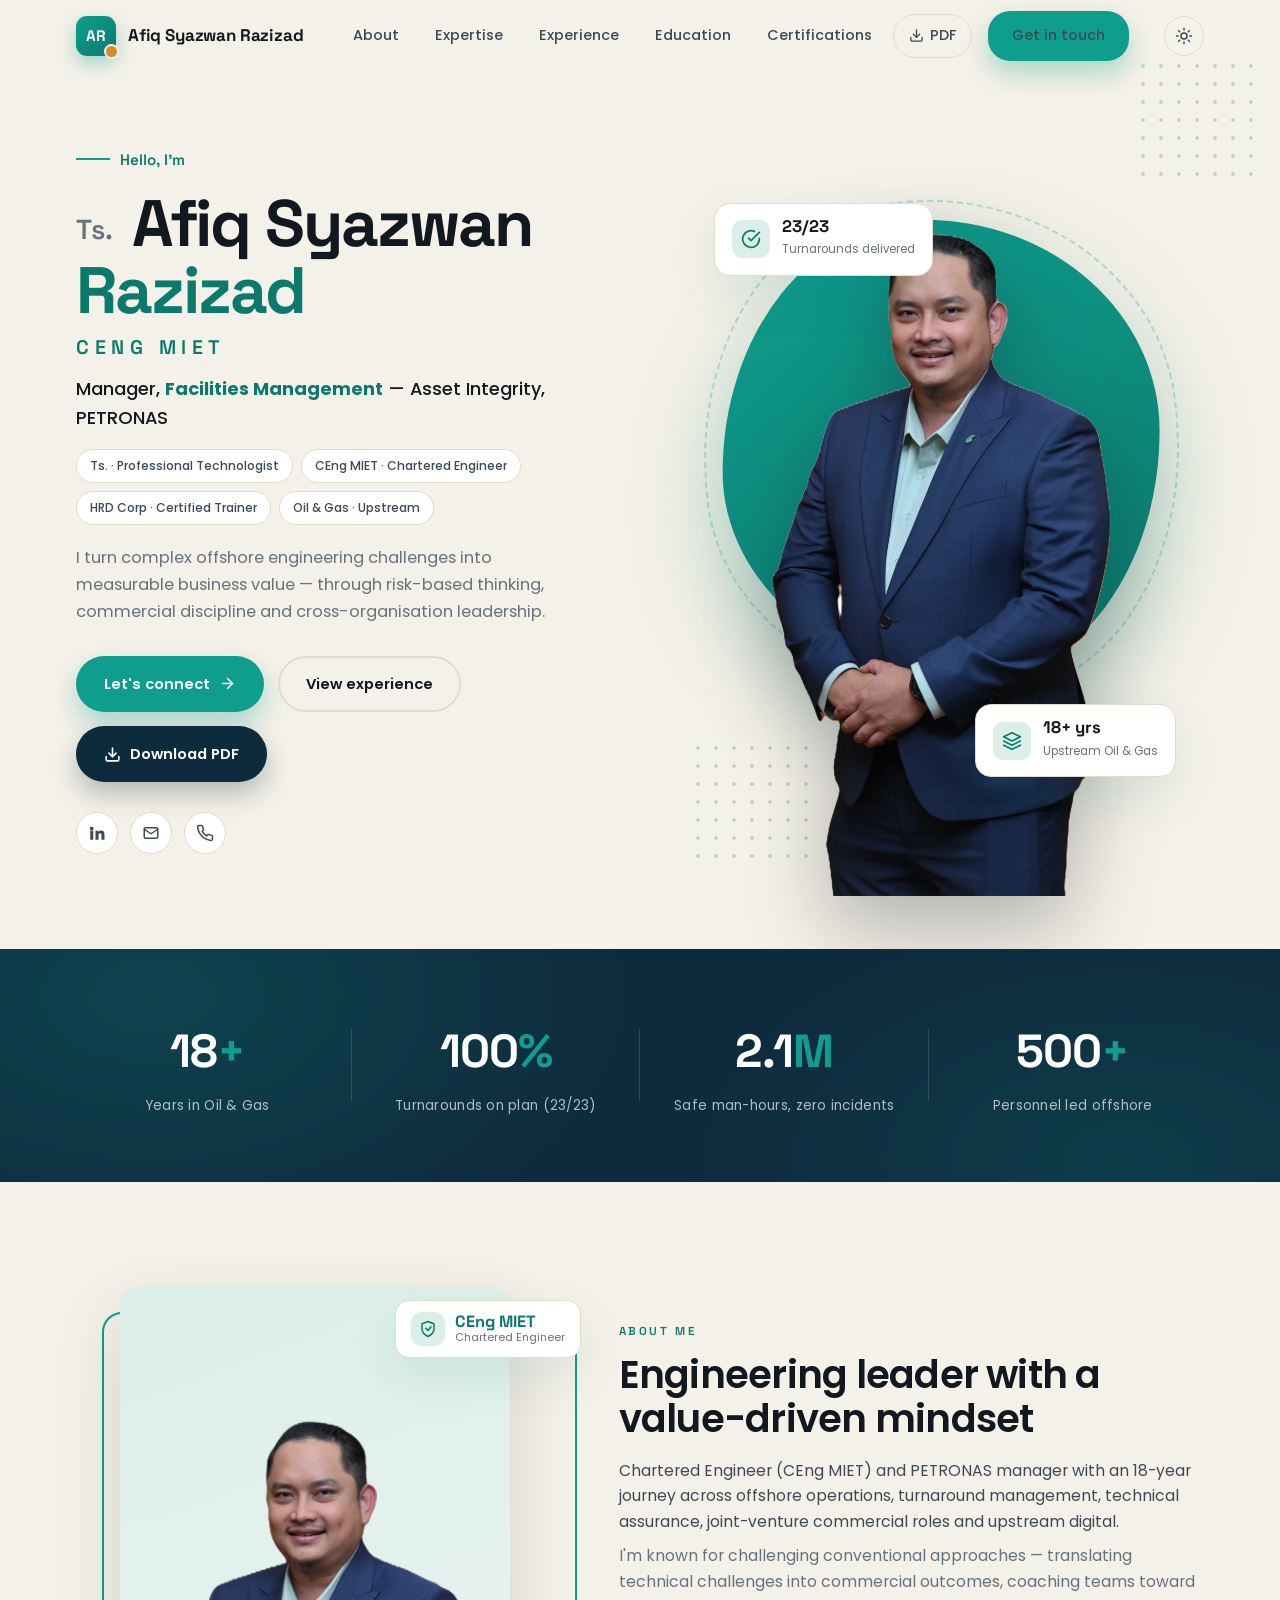
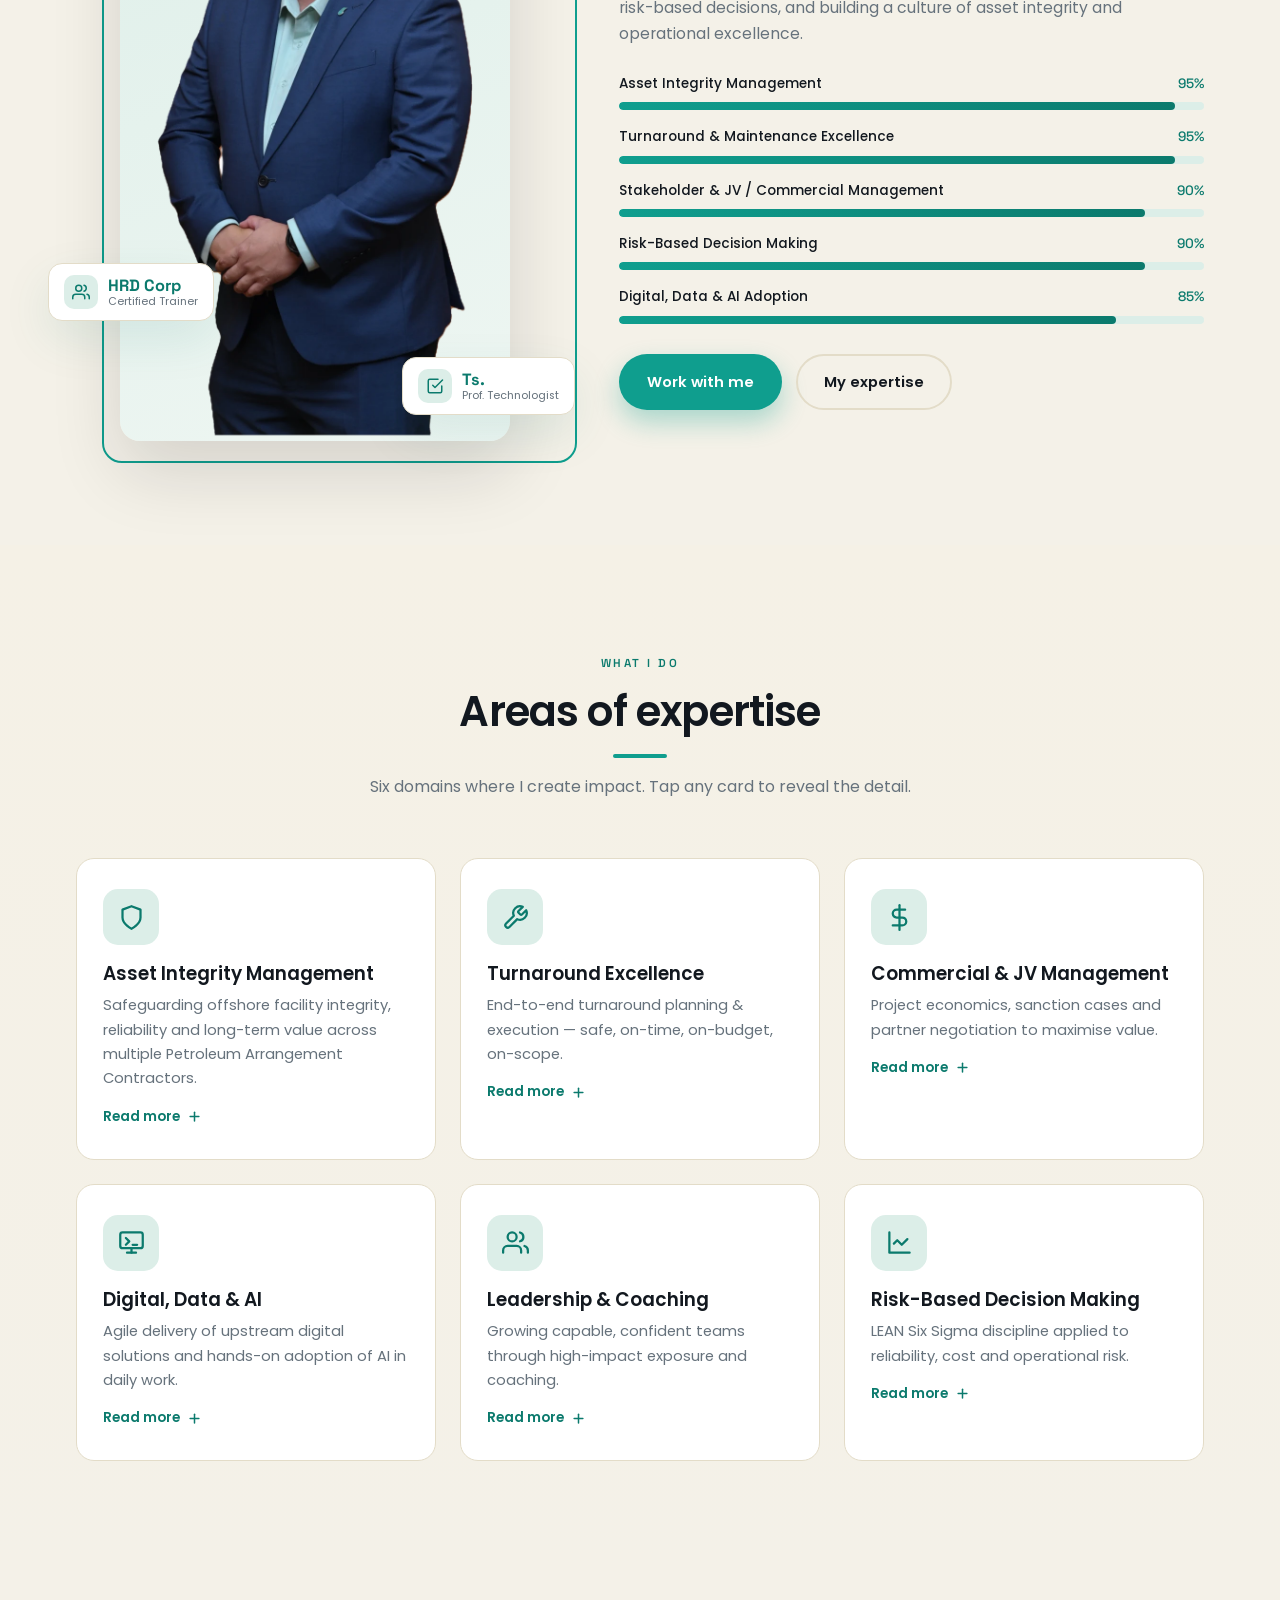
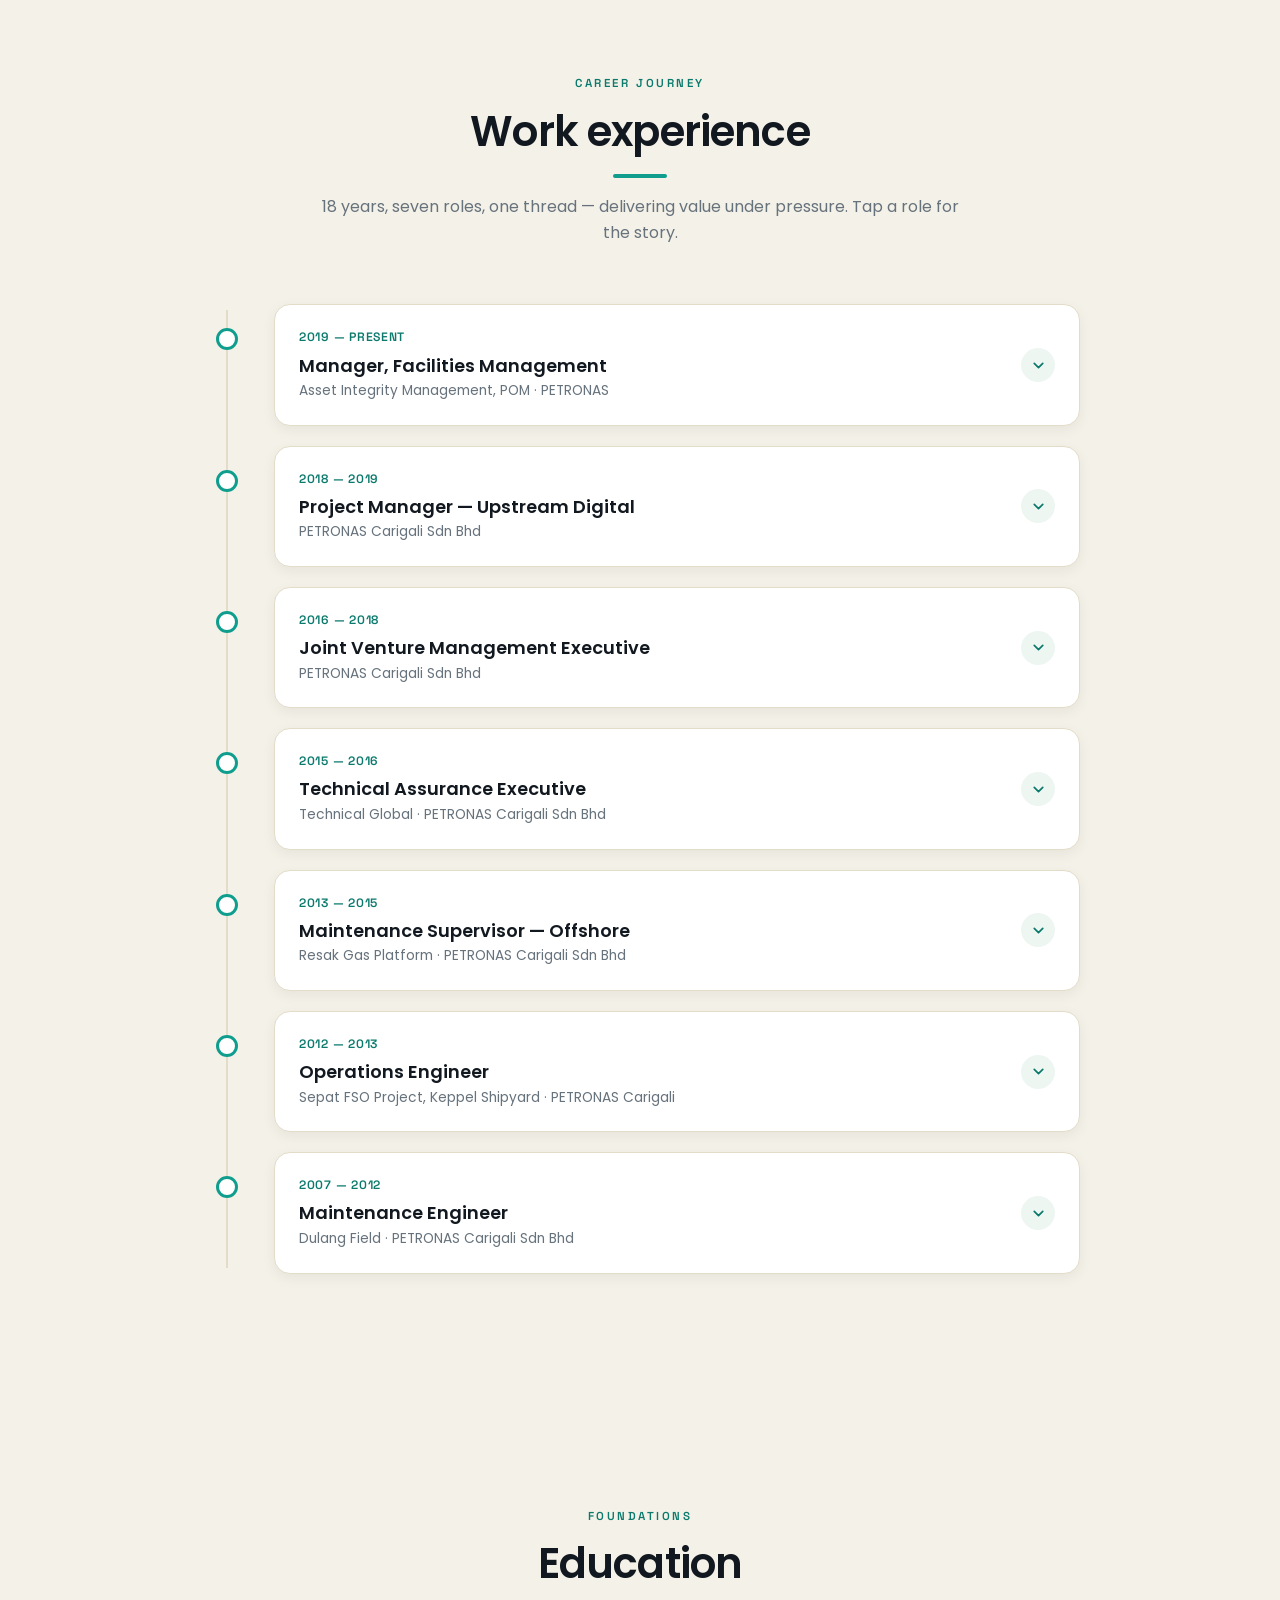
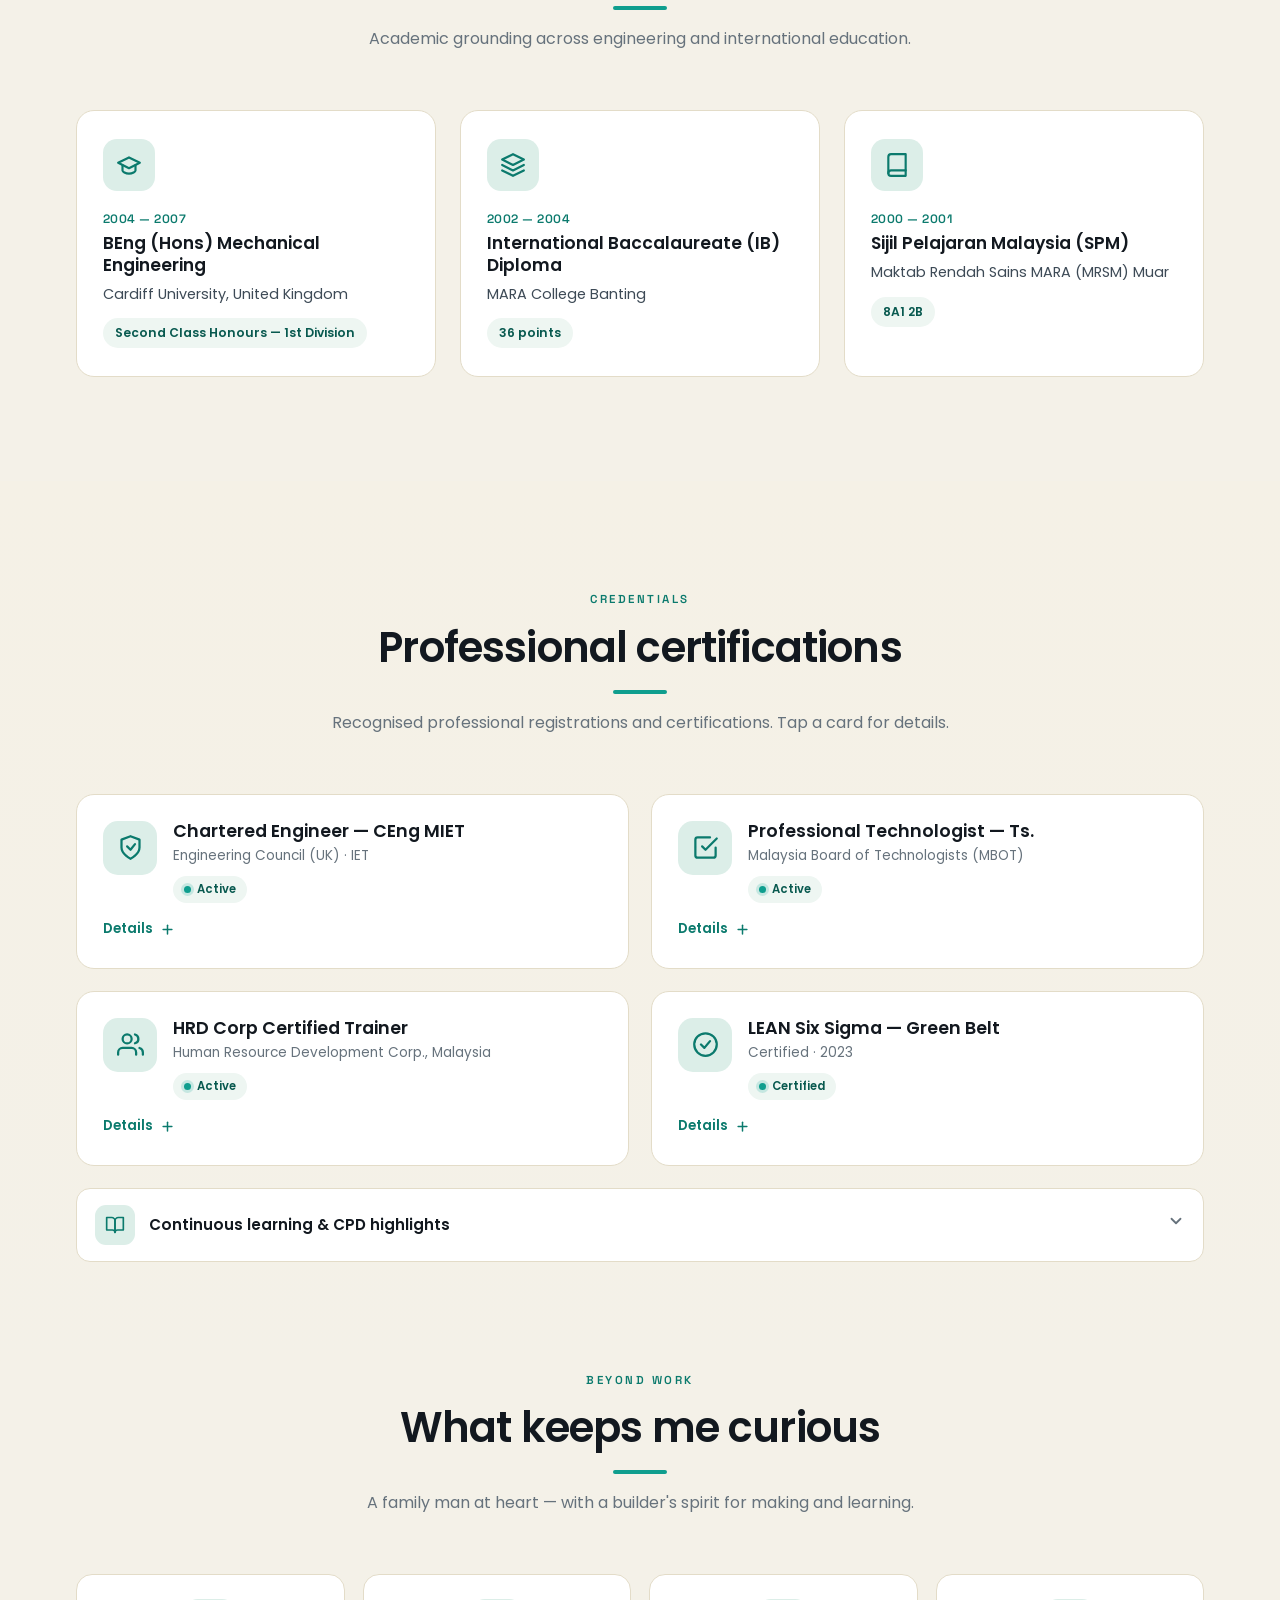
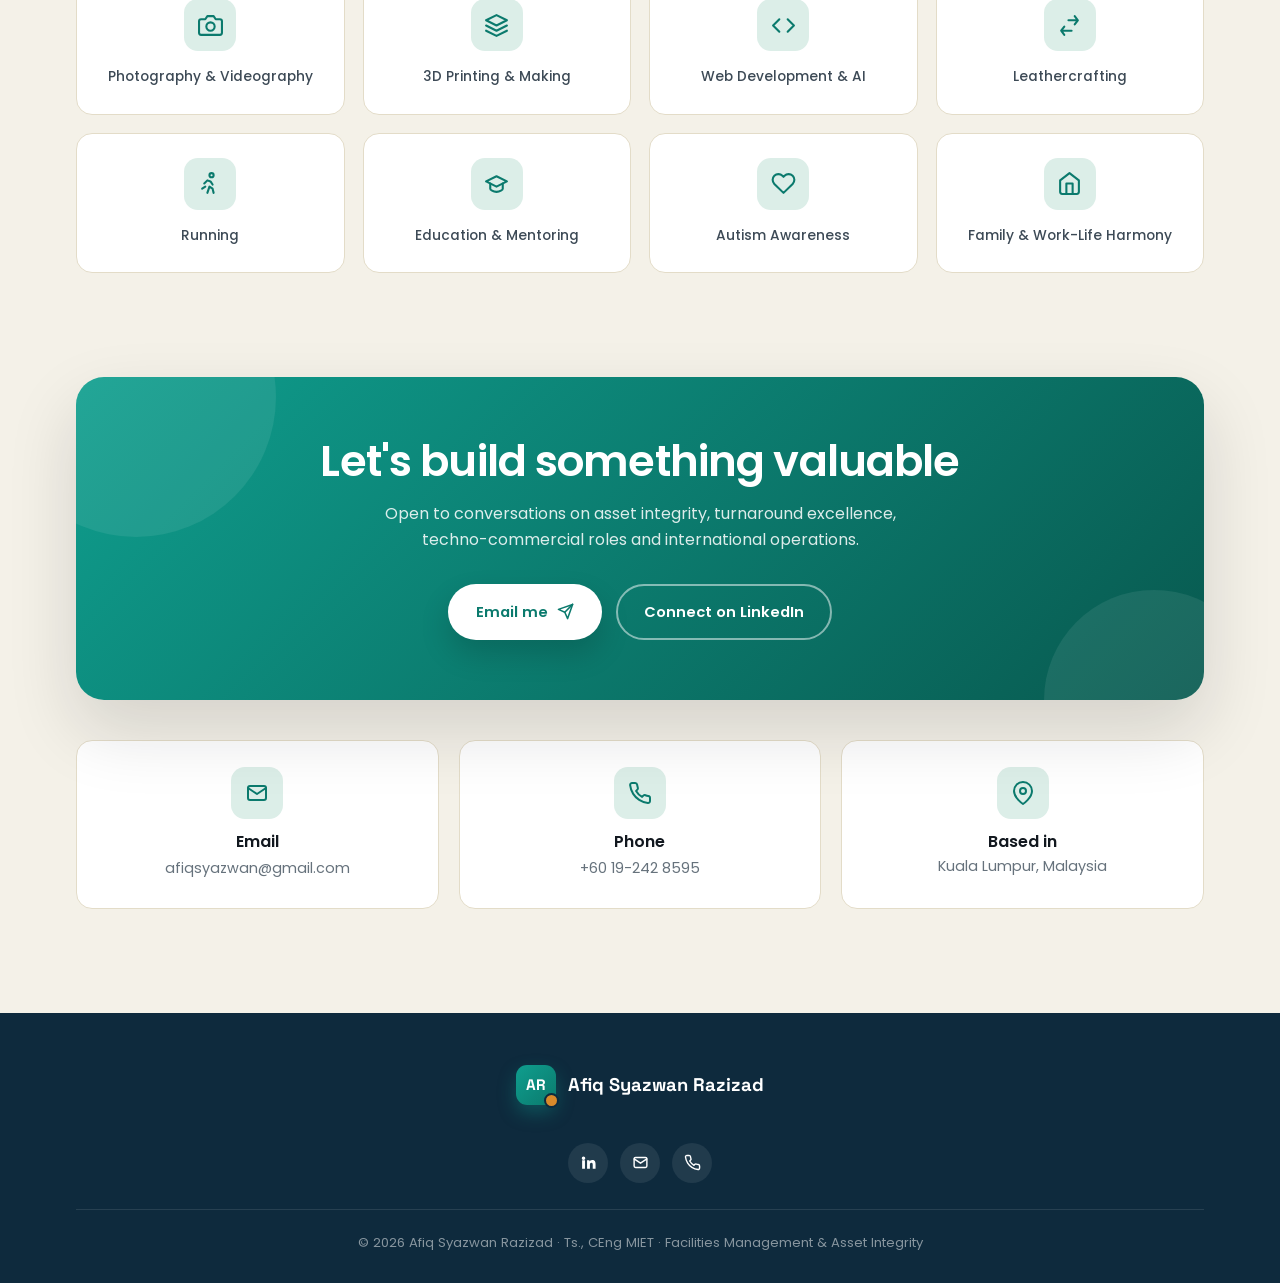
<file: index.html>
<!DOCTYPE html>
<html lang="en">
<head>
<meta charset="UTF-8">
<meta name="viewport" content="width=device-width, initial-scale=1.0">
<title>Afiq Syazwan Razizad — Facilities Management &amp; Asset Integrity</title>
<meta name="description" content="Afiq Syazwan Razizad, Ts., CEng MIET — Manager, Facilities Management (Asset Integrity) at PETRONAS. 18 years turning offshore engineering challenges into measurable business value.">
<meta name="theme-color" content="#0E2A3D">
<link rel="canonical" href="https://apeqjualsayur.github.io/afiqsyazwan/">

<meta property="og:type" content="profile">
<meta property="og:title" content="Afiq Syazwan Razizad — Facilities Management &amp; Asset Integrity">
<meta property="og:description" content="Ts., CEng MIET — Manager, Facilities Management (Asset Integrity) at PETRONAS. 18 years in upstream oil &amp; gas.">
<meta property="og:image" content="https://apeqjualsayur.github.io/afiqsyazwan/assets/photo.webp">
<meta property="og:url" content="https://apeqjualsayur.github.io/afiqsyazwan/">
<meta name="twitter:card" content="summary_large_image">
<meta name="twitter:title" content="Afiq Syazwan Razizad — Facilities Management &amp; Asset Integrity">
<meta name="twitter:description" content="Ts., CEng MIET — Manager, Facilities Management (Asset Integrity) at PETRONAS.">
<meta name="twitter:image" content="https://apeqjualsayur.github.io/afiqsyazwan/assets/photo.webp">

<link rel="icon" type="image/svg+xml" href="assets/favicon.svg">
<link rel="preconnect" href="https://fonts.googleapis.com">
<link rel="preconnect" href="https://fonts.gstatic.com" crossorigin>
<link href="https://fonts.googleapis.com/css2?family=Space+Grotesk:wght@500;600;700&family=Poppins:wght@300;400;500;600;700&display=swap" rel="stylesheet">
<link rel="stylesheet" href="css/style.css">

<script type="application/ld+json">
{
  "@context": "https://schema.org",
  "@type": "Person",
  "name": "Afiq Syazwan Razizad",
  "honorificSuffix": "Ts., CEng MIET",
  "jobTitle": "Manager, Facilities Management (Asset Integrity)",
  "worksFor": { "@type": "Organization", "name": "PETRONAS" },
  "email": "mailto:afiqsyazwan@gmail.com",
  "telephone": "+60192428595",
  "image": "https://apeqjualsayur.github.io/afiqsyazwan/assets/photo.webp",
  "url": "https://apeqjualsayur.github.io/afiqsyazwan/",
  "sameAs": ["https://www.linkedin.com/in/afiqsyazwanrazizad/"],
  "alumniOf": [
    { "@type": "CollegeOrUniversity", "name": "Cardiff University" }
  ],
  "address": { "@type": "PostalAddress", "addressLocality": "Kuala Lumpur", "addressCountry": "MY" }
}
</script>
</head>
<body>

<a class="skip-link" href="#main">Skip to content</a>

<!-- ===== NAV ===== -->
<header id="hdr">
  <div class="wrap nav">
    <a href="#home" class="brand">
      <span class="monogram">AR</span>
      <span class="brand-text">Afiq Syazwan Razizad</span>
    </a>
    <nav class="menu" id="menu">
      <a href="#about">About</a>
      <a href="#expertise">Expertise</a>
      <a href="#experience">Experience</a>
      <a href="#education">Education</a>
      <a href="#certifications">Certifications</a>
      <a class="nav-pdf" href="assets/Afiq_Syazwan_Razizad_CV.pdf" download>
        <svg viewBox="0 0 24 24" fill="none" stroke="currentColor" stroke-width="2.1" stroke-linecap="round" stroke-linejoin="round" width="15" height="15"><path d="M21 15v4a2 2 0 0 1-2 2H5a2 2 0 0 1-2-2v-4"/><polyline points="7 10 12 15 17 10"/><line x1="12" y1="15" x2="12" y2="3"/></svg>
        PDF
      </a>
      <a href="#contact" class="btn btn-primary">Get in touch</a>
    </nav>
    <button class="theme-toggle" id="themeToggle" aria-label="Toggle dark mode" aria-pressed="false">
      <svg class="ic-sun" viewBox="0 0 24 24" fill="none" stroke="currentColor" stroke-width="2" stroke-linecap="round" stroke-linejoin="round"><circle cx="12" cy="12" r="4"/><path d="M12 2v2M12 20v2M4.9 4.9l1.4 1.4M17.7 17.7l1.4 1.4M2 12h2M20 12h2M4.9 19.1l1.4-1.4M17.7 6.3l1.4-1.4"/></svg>
      <svg class="ic-moon" viewBox="0 0 24 24" fill="none" stroke="currentColor" stroke-width="2" stroke-linecap="round" stroke-linejoin="round"><path d="M21 12.8A9 9 0 1 1 11.2 3 7 7 0 0 0 21 12.8z"/></svg>
    </button>
    <button class="burger" id="burger" aria-label="Menu" aria-expanded="false"><span></span><span></span><span></span></button>
  </div>
</header>

<main id="main">

<!-- ===== HERO ===== -->
<section class="hero" id="home">
  <div class="dots d1"></div>
  <div class="wrap hero-grid">
    <div class="hero-left">
      <span class="hello">Hello, I'm</span>
      <h1><span class="pre">Ts.</span> Afiq Syazwan<br><span class="accent">Razizad</span><span class="post">CEng MIET</span></h1>
      <p class="role">Manager, <b>Facilities Management</b> — Asset Integrity, PETRONAS</p>
      <div class="tags">
        <span class="tag">Ts. · Professional Technologist</span>
        <span class="tag">CEng MIET · Chartered Engineer</span>
        <span class="tag">HRD Corp · Certified Trainer</span>
        <span class="tag">Oil &amp; Gas · Upstream</span>
      </div>
      <p class="hero-lead">I turn complex offshore engineering challenges into measurable business value — through risk-based thinking, commercial discipline and cross-organisation leadership.</p>
      <div class="hero-cta">
        <a href="#contact" class="btn btn-primary">Let's connect
          <svg viewBox="0 0 24 24" fill="none" stroke="currentColor" stroke-width="2.2" stroke-linecap="round" stroke-linejoin="round" width="17" height="17"><line x1="5" y1="12" x2="19" y2="12"/><polyline points="12 5 19 12 12 19"/></svg>
        </a>
        <a href="#experience" class="btn btn-ghost">View experience</a>
        <a href="assets/Afiq_Syazwan_Razizad_CV.pdf" download class="btn btn-download">
          <svg viewBox="0 0 24 24" fill="none" stroke="currentColor" stroke-width="2.2" stroke-linecap="round" stroke-linejoin="round" width="17" height="17"><path d="M21 15v4a2 2 0 0 1-2 2H5a2 2 0 0 1-2-2v-4"/><polyline points="7 10 12 15 17 10"/><line x1="12" y1="15" x2="12" y2="3"/></svg>
          Download PDF
        </a>
      </div>
      <div class="socials">
        <a href="https://www.linkedin.com/in/afiqsyazwanrazizad/" title="Afiq Syazwan Razizad on LinkedIn" target="_blank" rel="noopener noreferrer" aria-label="LinkedIn"><svg viewBox="0 0 24 24" fill="currentColor"><path d="M4.98 3.5a2.5 2.5 0 11-.02 5.001A2.5 2.5 0 014.98 3.5zM3 8.98h4v12H3v-12zM9.5 8.98h3.83v1.64h.05c.53-1 1.84-2.06 3.79-2.06 4.05 0 4.8 2.67 4.8 6.14v6.28h-4v-5.57c0-1.33-.02-3.04-1.85-3.04-1.85 0-2.13 1.45-2.13 2.94v5.67h-4v-12z"/></svg></a>
        <a href="mailto:afiqsyazwan@gmail.com" aria-label="Email"><svg viewBox="0 0 24 24" fill="none" stroke="currentColor" stroke-width="2" stroke-linecap="round" stroke-linejoin="round"><rect x="3" y="5" width="18" height="14" rx="2"/><path d="m3 7 9 6 9-6"/></svg></a>
        <a href="tel:+60192428595" aria-label="Phone"><svg viewBox="0 0 24 24" fill="none" stroke="currentColor" stroke-width="2" stroke-linecap="round" stroke-linejoin="round"><path d="M22 16.92v3a2 2 0 0 1-2.18 2 19.8 19.8 0 0 1-8.63-3.07 19.5 19.5 0 0 1-6-6 19.8 19.8 0 0 1-3.07-8.66A2 2 0 0 1 4.11 2h3a2 2 0 0 1 2 1.72c.13.96.36 1.9.7 2.81a2 2 0 0 1-.45 2.11L8.09 9.91a16 16 0 0 0 6 6l1.27-1.27a2 2 0 0 1 2.11-.45c.9.34 1.85.57 2.81.7A2 2 0 0 1 22 16.92z"/></svg></a>
      </div>
    </div>
    <div class="hero-right">
      <div class="hero-photo">
        <div class="blob"></div>
        <div class="blob-ring"></div>
        <div class="dots d2"></div>
        <img class="portrait" alt="Afiq Syazwan Razizad" width="820" height="1602" src="assets/photo.webp">
        <div class="float-card fc1">
          <span class="ic"><svg viewBox="0 0 24 24" fill="none" stroke="currentColor" stroke-width="2" stroke-linecap="round" stroke-linejoin="round"><path d="M22 11.08V12a10 10 0 1 1-5.93-9.14"/><polyline points="22 4 12 14.01 9 11.01"/></svg></span>
          <div><b>23/23</b><span>Turnarounds delivered</span></div>
        </div>
        <div class="float-card fc2">
          <span class="ic"><svg viewBox="0 0 24 24" fill="none" stroke="currentColor" stroke-width="2" stroke-linecap="round" stroke-linejoin="round"><path d="M12 2 2 7l10 5 10-5-10-5z"/><path d="m2 17 10 5 10-5M2 12l10 5 10-5"/></svg></span>
          <div><b>18+ yrs</b><span>Upstream Oil &amp; Gas</span></div>
        </div>
      </div>
    </div>
  </div>
</section>

<!-- ===== STATS ===== -->
<section class="stats">
  <div class="wrap">
    <div class="stats-grid">
      <div class="stat"><div class="num" data-to="18" data-suf="+"><span>0</span><span class="suf">+</span></div><p>Years in Oil &amp; Gas</p></div>
      <div class="stat"><div class="num" data-to="100" data-suf="%"><span>0</span><span class="suf">%</span></div><p>Turnarounds on plan (23/23)</p></div>
      <div class="stat"><div class="num" data-to="2.1" data-suf="M" data-dec="1"><span>0</span><span class="suf">M</span></div><p>Safe man-hours, zero incidents</p></div>
      <div class="stat"><div class="num" data-to="500" data-suf="+"><span>0</span><span class="suf">+</span></div><p>Personnel led offshore</p></div>
    </div>
  </div>
</section>

<!-- ===== ABOUT ===== -->
<section class="section" id="about">
  <div class="wrap about-grid">
    <div class="about-photo reveal-up">
      <div class="about-outline"></div>
      <div class="about-frame"><img alt="Afiq Syazwan Razizad" src="assets/photo.webp"></div>
      <div class="about-badge badge-ceng">
        <span class="bi"><svg viewBox="0 0 24 24" fill="none" stroke="currentColor" stroke-width="2" stroke-linecap="round" stroke-linejoin="round"><path d="M12 22s8-4 8-10V5l-8-3-8 3v7c0 6 8 10 8 10z"/><polyline points="9 11 12 14 16 9"/></svg></span>
        <span class="bt"><b>CEng MIET</b><span>Chartered Engineer</span></span>
      </div>
      <div class="about-badge badge-ts">
        <span class="bi"><svg viewBox="0 0 24 24" fill="none" stroke="currentColor" stroke-width="2" stroke-linecap="round" stroke-linejoin="round"><path d="m9 11 3 3L22 4"/><path d="M21 12v7a2 2 0 0 1-2 2H5a2 2 0 0 1-2-2V5a2 2 0 0 1 2-2h11"/></svg></span>
        <span class="bt"><b>Ts.</b><span>Prof. Technologist</span></span>
      </div>
      <div class="about-badge badge-hrd">
        <span class="bi"><svg viewBox="0 0 24 24" fill="none" stroke="currentColor" stroke-width="2" stroke-linecap="round" stroke-linejoin="round"><path d="M17 21v-2a4 4 0 0 0-4-4H5a4 4 0 0 0-4 4v2"/><circle cx="9" cy="7" r="4"/><path d="M23 21v-2a4 4 0 0 0-3-3.87M16 3.13a4 4 0 0 1 0 7.75"/></svg></span>
        <span class="bt"><b>HRD Corp</b><span>Certified Trainer</span></span>
      </div>
    </div>
    <div class="about-text reveal-up">
      <span class="eyebrow">About me</span>
      <h2>Engineering leader with a value-driven mindset</h2>
      <p class="lead">Chartered Engineer (CEng MIET) and PETRONAS manager with an 18-year journey across offshore operations, turnaround management, technical assurance, joint-venture commercial roles and upstream digital.</p>
      <p>I'm known for challenging conventional approaches — translating technical challenges into commercial outcomes, coaching teams toward risk-based decisions, and building a culture of asset integrity and operational excellence.</p>
      <div class="skills" id="skills">
        <div class="skill"><div class="top"><span>Asset Integrity Management</span><span>95%</span></div><div class="bar"><i data-w="95"></i></div></div>
        <div class="skill"><div class="top"><span>Turnaround &amp; Maintenance Excellence</span><span>95%</span></div><div class="bar"><i data-w="95"></i></div></div>
        <div class="skill"><div class="top"><span>Stakeholder &amp; JV / Commercial Management</span><span>90%</span></div><div class="bar"><i data-w="90"></i></div></div>
        <div class="skill"><div class="top"><span>Risk-Based Decision Making</span><span>90%</span></div><div class="bar"><i data-w="90"></i></div></div>
        <div class="skill"><div class="top"><span>Digital, Data &amp; AI Adoption</span><span>85%</span></div><div class="bar"><i data-w="85"></i></div></div>
      </div>
      <div class="about-actions">
        <a href="#contact" class="btn btn-primary">Work with me</a>
        <a href="#expertise" class="btn btn-ghost">My expertise</a>
      </div>
    </div>
  </div>
</section>

<!-- ===== EXPERTISE ===== -->
<section class="section expertise" id="expertise">
  <div class="wrap">
    <div class="sec-head reveal-up">
      <span class="eyebrow">What I do</span>
      <h2>Areas of expertise</h2>
      <div class="divider"></div>
      <p>Six domains where I create impact. Tap any card to reveal the detail.</p>
    </div>
    <div class="cards">

      <div class="card reveal-up">
        <div class="ci"><svg viewBox="0 0 24 24" fill="none" stroke="currentColor" stroke-width="2" stroke-linecap="round" stroke-linejoin="round"><path d="M12 22s8-4 8-10V5l-8-3-8 3v7c0 6 8 10 8 10z"/></svg></div>
        <h3>Asset Integrity Management</h3>
        <p>Safeguarding offshore facility integrity, reliability and long-term value across multiple Petroleum Arrangement Contractors.</p>
        <button class="more">Read more <svg viewBox="0 0 24 24" fill="none" stroke="currentColor" stroke-width="2.4" stroke-linecap="round"><line x1="12" y1="5" x2="12" y2="19"/><line x1="5" y1="12" x2="19" y2="12"/></svg></button>
        <div class="reveal"><div class="reveal-in"><ul>
          <li>Steer Petroleum Arrangement Contractors (PACs) to shape industry practices and approve budgets.</li>
          <li>Drive technology adoption &amp; replication across assets in Sarawak &amp; Sabah.</li>
          <li>Manage Facilities Improvement Projects and protect PETRONAS' value under partnership agreements.</li>
          <li>High-level engagement with state authorities on regulatory alignment.</li>
        </ul></div></div>
      </div>

      <div class="card reveal-up">
        <div class="ci"><svg viewBox="0 0 24 24" fill="none" stroke="currentColor" stroke-width="2" stroke-linecap="round" stroke-linejoin="round"><path d="M14.7 6.3a1 1 0 0 0 0 1.4l1.6 1.6a1 1 0 0 0 1.4 0l3.77-3.77a6 6 0 0 1-7.94 7.94l-6.91 6.91a2.12 2.12 0 0 1-3-3l6.91-6.91a6 6 0 0 1 7.94-7.94l-3.76 3.76z"/></svg></div>
        <h3>Turnaround Excellence</h3>
        <p>End-to-end turnaround planning &amp; execution — safe, on-time, on-budget, on-scope.</p>
        <button class="more">Read more <svg viewBox="0 0 24 24" fill="none" stroke="currentColor" stroke-width="2.4" stroke-linecap="round"><line x1="12" y1="5" x2="12" y2="19"/><line x1="5" y1="12" x2="19" y2="12"/></svg></button>
        <div class="reveal"><div class="reveal-in"><ul>
          <li>Delivered 23/23 planned turnarounds (100%) with 2.1M+ safe man-hours, zero incidents.</li>
          <li>Five turnarounds completed ahead of plan (GK, KNDPA, St Joseph, Baram, Temana).</li>
          <li>Authored OEMS 2.0 for Turnaround Management using LEAN methodology.</li>
          <li>Led the Dulang turnaround with 500+ personnel, 2 work barges &amp; a 2,000MT crane barge.</li>
        </ul></div></div>
      </div>

      <div class="card reveal-up">
        <div class="ci"><svg viewBox="0 0 24 24" fill="none" stroke="currentColor" stroke-width="2" stroke-linecap="round" stroke-linejoin="round"><line x1="12" y1="1" x2="12" y2="23"/><path d="M17 5H9.5a3.5 3.5 0 0 0 0 7h5a3.5 3.5 0 0 1 0 7H6"/></svg></div>
        <h3>Commercial &amp; JV Management</h3>
        <p>Project economics, sanction cases and partner negotiation to maximise value.</p>
        <button class="more">Read more <svg viewBox="0 0 24 24" fill="none" stroke="currentColor" stroke-width="2.4" stroke-linecap="round"><line x1="12" y1="5" x2="12" y2="19"/><line x1="5" y1="12" x2="19" y2="12"/></svg></button>
        <div class="reveal"><div class="reveal-in"><ul>
          <li>Prepared &amp; presented sanction materials up to Senior Vice President level.</li>
          <li>Negotiated PSC partner consensus on high-value projects.</li>
          <li>Delivered millions in savings via a Long-Term Diving Support Vessel sequencing strategy.</li>
          <li>Co-initiated the Non-Operating Venture (NOV) Forum — 200+ cross-company participants.</li>
        </ul></div></div>
      </div>

      <div class="card reveal-up">
        <div class="ci"><svg viewBox="0 0 24 24" fill="none" stroke="currentColor" stroke-width="2" stroke-linecap="round" stroke-linejoin="round"><rect x="2" y="3" width="20" height="14" rx="2"/><line x1="8" y1="21" x2="16" y2="21"/><line x1="12" y1="17" x2="12" y2="21"/><path d="m7 8 3 3-3 3M13 14h4"/></svg></div>
        <h3>Digital, Data &amp; AI</h3>
        <p>Agile delivery of upstream digital solutions and hands-on adoption of AI in daily work.</p>
        <button class="more">Read more <svg viewBox="0 0 24 24" fill="none" stroke="currentColor" stroke-width="2.4" stroke-linecap="round"><line x1="12" y1="5" x2="12" y2="19"/><line x1="5" y1="12" x2="19" y2="12"/></svg></button>
        <div class="reveal"><div class="reveal-in"><ul>
          <li>Led cross-functional Agile squads as Project Manager, Upstream Digital.</li>
          <li>Shipped a field-ready release integrating analytics &amp; workflow automation.</li>
          <li>Builds interactive HTML management dashboards and knowledge repositories.</li>
          <li>Champions AI tools (Copilot, Claude) for automation and coaches colleagues to adopt them.</li>
        </ul></div></div>
      </div>

      <div class="card reveal-up">
        <div class="ci"><svg viewBox="0 0 24 24" fill="none" stroke="currentColor" stroke-width="2" stroke-linecap="round" stroke-linejoin="round"><path d="M17 21v-2a4 4 0 0 0-4-4H5a4 4 0 0 0-4 4v2"/><circle cx="9" cy="7" r="4"/><path d="M23 21v-2a4 4 0 0 0-3-3.87M16 3.13a4 4 0 0 1 0 7.75"/></svg></div>
        <h3>Leadership &amp; Coaching</h3>
        <p>Growing capable, confident teams through high-impact exposure and coaching.</p>
        <button class="more">Read more <svg viewBox="0 0 24 24" fill="none" stroke="currentColor" stroke-width="2.4" stroke-linecap="round"><line x1="12" y1="5" x2="12" y2="19"/><line x1="5" y1="12" x2="19" y2="12"/></svg></button>
        <div class="reveal"><div class="reveal-in"><ul>
          <li>Leads multidisciplinary engineering teams across complex offshore projects.</li>
          <li>HRD Corp Certified Trainer — accredited to develop &amp; deliver training.</li>
          <li>Certified through "Leader as a Coach" and Managerial Excellence programmes.</li>
          <li>Empowers team members via risk-based, value-driven thinking.</li>
          <li>Fosters collaboration that builds capability and confidence.</li>
        </ul></div></div>
      </div>

      <div class="card reveal-up">
        <div class="ci"><svg viewBox="0 0 24 24" fill="none" stroke="currentColor" stroke-width="2" stroke-linecap="round" stroke-linejoin="round"><path d="M3 3v18h18"/><path d="m19 9-5 5-4-4-3 3"/></svg></div>
        <h3>Risk-Based Decision Making</h3>
        <p>LEAN Six Sigma discipline applied to reliability, cost and operational risk.</p>
        <button class="more">Read more <svg viewBox="0 0 24 24" fill="none" stroke="currentColor" stroke-width="2.4" stroke-linecap="round"><line x1="12" y1="5" x2="12" y2="19"/><line x1="5" y1="12" x2="19" y2="12"/></svg></button>
        <div class="reveal"><div class="reveal-in"><ul>
          <li>LEAN Six Sigma Green Belt (176 CPD hours).</li>
          <li>Applies risk-based maintenance philosophy to optimise cost &amp; reliability.</li>
          <li>Engineered a cross-PAC spare-engine sharing model (GE LM2500) — avoiding capex.</li>
          <li>Optimised planned deferment (8.4% vs 9.0% plan) through recovery interventions.</li>
        </ul></div></div>
      </div>

    </div>
  </div>
</section>

<!-- ===== EXPERIENCE ===== -->
<section class="section" id="experience">
  <div class="wrap">
    <div class="sec-head reveal-up">
      <span class="eyebrow">Career journey</span>
      <h2>Work experience</h2>
      <div class="divider"></div>
      <p>18 years, seven roles, one thread — delivering value under pressure. Tap a role for the story.</p>
    </div>
    <div class="timeline" id="timeline">

      <div class="tl-item reveal-up">
        <span class="tl-dot"></span>
        <div class="tl-card">
          <button class="tl-head">
            <div class="tl-meta">
              <div class="tl-year">2019 — Present</div>
              <div class="tl-role">Manager, Facilities Management</div>
              <div class="tl-org">Asset Integrity Management, POM · PETRONAS</div>
            </div>
            <span class="tl-chev"><svg viewBox="0 0 24 24" fill="none" stroke="currentColor" stroke-width="2.4" stroke-linecap="round" stroke-linejoin="round"><polyline points="6 9 12 15 18 9"/></svg></span>
          </button>
          <div class="tl-body"><div class="tl-body-in">
            <p class="desc">Oversee multiple Petroleum Arrangement Contractors (PACs) and lead multidisciplinary teams delivering complex offshore facility projects — steering practices, approving budgets and driving technology adoption across assets.</p>
            <ul class="tl-high">
              <li>Delivered millions in savings via Long-Term Diving Support Vessel sequencing.</li>
              <li>Engineered a cross-PAC spare-engine sharing model, avoiding an insurance-spare purchase.</li>
              <li>23/23 planned turnarounds delivered with 2.1M+ safe man-hours and zero incidents.</li>
              <li>Recovered a near-cancelled turnaround (GK) to finish one day early.</li>
            </ul>
            <div class="tl-pills"><span>PAC Governance</span><span>Cost Optimisation</span><span>Stakeholder Mgmt</span><span>Asset Integrity</span></div>
          </div></div>
        </div>
      </div>

      <div class="tl-item reveal-up">
        <span class="tl-dot"></span>
        <div class="tl-card">
          <button class="tl-head">
            <div class="tl-meta">
              <div class="tl-year">2018 — 2019</div>
              <div class="tl-role">Project Manager — Upstream Digital</div>
              <div class="tl-org">PETRONAS Carigali Sdn Bhd</div>
            </div>
            <span class="tl-chev"><svg viewBox="0 0 24 24" fill="none" stroke="currentColor" stroke-width="2.4" stroke-linecap="round" stroke-linejoin="round"><polyline points="6 9 12 15 18 9"/></svg></span>
          </button>
          <div class="tl-body"><div class="tl-body-in">
            <p class="desc">Delivered multiple digital projects using Agile, injecting offshore operational expertise so solutions were practical for real production environments.</p>
            <ul class="tl-high">
              <li>Led cross-functional squads; set backlogs, sprint goals and acceptance criteria.</li>
              <li>Shipped a multi-stream release integrating analytics &amp; workflow automation.</li>
              <li>Reduced manual hand-offs and shortened decision cycles across assets.</li>
            </ul>
            <div class="tl-pills"><span>Agile Delivery</span><span>Digitalisation</span><span>Vendor Mgmt</span></div>
          </div></div>
        </div>
      </div>

      <div class="tl-item reveal-up">
        <span class="tl-dot"></span>
        <div class="tl-card">
          <button class="tl-head">
            <div class="tl-meta">
              <div class="tl-year">2016 — 2018</div>
              <div class="tl-role">Joint Venture Management Executive</div>
              <div class="tl-org">PETRONAS Carigali Sdn Bhd</div>
            </div>
            <span class="tl-chev"><svg viewBox="0 0 24 24" fill="none" stroke="currentColor" stroke-width="2.4" stroke-linecap="round" stroke-linejoin="round"><polyline points="6 9 12 15 18 9"/></svg></span>
          </button>
          <div class="tl-body"><div class="tl-body-in">
            <p class="desc">Evaluated project economics and prepared sanction materials up to SVP level, while managing PSC partner relationships to achieve consensus on high-value projects.</p>
            <ul class="tl-high">
              <li>Convinced senior management to sanction a high-upfront, high-upside project.</li>
              <li>Secured unified PSC partner support through robust economic modelling.</li>
              <li>Co-initiated the Non-Operating Venture Forum (200+ participants).</li>
            </ul>
            <div class="tl-pills"><span>Project Economics</span><span>Negotiation</span><span>Sanction Cases</span></div>
          </div></div>
        </div>
      </div>

      <div class="tl-item reveal-up">
        <span class="tl-dot"></span>
        <div class="tl-card">
          <button class="tl-head">
            <div class="tl-meta">
              <div class="tl-year">2015 — 2016</div>
              <div class="tl-role">Technical Assurance Executive</div>
              <div class="tl-org">Technical Global · PETRONAS Carigali Sdn Bhd</div>
            </div>
            <span class="tl-chev"><svg viewBox="0 0 24 24" fill="none" stroke="currentColor" stroke-width="2.4" stroke-linecap="round" stroke-linejoin="round"><polyline points="6 9 12 15 18 9"/></svg></span>
          </button>
          <div class="tl-body"><div class="tl-body-in">
            <p class="desc">Led development of OEMS 2.0 for Turnaround Management across PETRONAS Carigali, applying LEAN to simplify processes in Terengganu, Sabah and Sarawak.</p>
            <ul class="tl-high">
              <li>Delivered a standardised framework enhancing efficiency &amp; governance nationwide.</li>
              <li>Influenced senior management to approve and adopt the new system.</li>
              <li>Upskilled and certified in LEAN to guide multidisciplinary teams.</li>
            </ul>
            <div class="tl-pills"><span>OEMS 2.0</span><span>LEAN</span><span>Process Excellence</span></div>
          </div></div>
        </div>
      </div>

      <div class="tl-item reveal-up">
        <span class="tl-dot"></span>
        <div class="tl-card">
          <button class="tl-head">
            <div class="tl-meta">
              <div class="tl-year">2013 — 2015</div>
              <div class="tl-role">Maintenance Supervisor — Offshore</div>
              <div class="tl-org">Resak Gas Platform · PETRONAS Carigali Sdn Bhd</div>
            </div>
            <span class="tl-chev"><svg viewBox="0 0 24 24" fill="none" stroke="currentColor" stroke-width="2.4" stroke-linecap="round" stroke-linejoin="round"><polyline points="6 9 12 15 18 9"/></svg></span>
          </button>
          <div class="tl-body"><div class="tl-body-in">
            <p class="desc">Enabled safe, efficient maintenance on a high-H2S gas platform — reviewing permits, JHAs and work-packs to protect asset integrity.</p>
            <ul class="tl-high">
              <li>Delivered the Resak Turnaround on time with zero incidents.</li>
              <li>Streamlined permit-to-work systems and readiness across all fronts.</li>
              <li>Cleared instrumentation maintenance backlog without impacting production.</li>
            </ul>
            <div class="tl-pills"><span>Offshore Ops</span><span>Safety (H2S)</span><span>Turnaround</span></div>
          </div></div>
        </div>
      </div>

      <div class="tl-item reveal-up">
        <span class="tl-dot"></span>
        <div class="tl-card">
          <button class="tl-head">
            <div class="tl-meta">
              <div class="tl-year">2012 — 2013</div>
              <div class="tl-role">Operations Engineer</div>
              <div class="tl-org">Sepat FSO Project, Keppel Shipyard · PETRONAS Carigali</div>
            </div>
            <span class="tl-chev"><svg viewBox="0 0 24 24" fill="none" stroke="currentColor" stroke-width="2.4" stroke-linecap="round" stroke-linejoin="round"><polyline points="6 9 12 15 18 9"/></svg></span>
          </button>
          <div class="tl-body"><div class="tl-body-in">
            <p class="desc">Operations representative for the construction of a Floating Storage &amp; Offloading unit — from concept select through FEED to construction.</p>
            <ul class="tl-high">
              <li>Delivered first gas and first oil on schedule.</li>
              <li>Embedded long-term operability requirements into design.</li>
              <li>Coordinated commissioning &amp; readiness across disciplines.</li>
            </ul>
            <div class="tl-pills"><span>FSO / Projects</span><span>Commissioning</span><span>Operability</span></div>
          </div></div>
        </div>
      </div>

      <div class="tl-item reveal-up">
        <span class="tl-dot"></span>
        <div class="tl-card">
          <button class="tl-head">
            <div class="tl-meta">
              <div class="tl-year">2007 — 2012</div>
              <div class="tl-role">Maintenance Engineer</div>
              <div class="tl-org">Dulang Field · PETRONAS Carigali Sdn Bhd</div>
            </div>
            <span class="tl-chev"><svg viewBox="0 0 24 24" fill="none" stroke="currentColor" stroke-width="2.4" stroke-linecap="round" stroke-linejoin="round"><polyline points="6 9 12 15 18 9"/></svg></span>
          </button>
          <div class="tl-body"><div class="tl-body-in">
            <p class="desc">Turnaround Coordinator for a major integrated offshore turnaround — aligning multiple contractors and disciplines under strict safety and compliance.</p>
            <ul class="tl-high">
              <li>Delivered a 500+ personnel turnaround on time, on budget, on scope.</li>
              <li>Chaired TARA sessions and led TaSCO scope-optimisation challenge sessions.</li>
              <li>Managed procurement for shutdown Construction Work Requests.</li>
            </ul>
            <div class="tl-pills"><span>Turnaround Coordinator</span><span>Risk Assessment</span><span>Budget Planning</span></div>
          </div></div>
        </div>
      </div>

    </div>
  </div>
</section>

<!-- ===== EDUCATION ===== -->
<section class="section" id="education">
  <div class="wrap">
    <div class="sec-head reveal-up">
      <span class="eyebrow">Foundations</span>
      <h2>Education</h2>
      <div class="divider"></div>
      <p>Academic grounding across engineering and international education.</p>
    </div>
    <div class="edu-grid">
      <div class="edu-card reveal-up">
        <div class="eci"><svg viewBox="0 0 24 24" fill="none" stroke="currentColor" stroke-width="2" stroke-linecap="round" stroke-linejoin="round"><path d="M22 10 12 5 2 10l10 5 10-5z"/><path d="M6 12v5c0 1 2.7 3 6 3s6-2 6-3v-5"/></svg></div>
        <div class="edu-year">2004 — 2007</div>
        <h4>BEng (Hons) Mechanical Engineering</h4>
        <div class="sch">Cardiff University, United Kingdom</div>
        <div class="grade">Second Class Honours — 1st Division</div>
      </div>
      <div class="edu-card reveal-up">
        <div class="eci"><svg viewBox="0 0 24 24" fill="none" stroke="currentColor" stroke-width="2" stroke-linecap="round" stroke-linejoin="round"><path d="M12 2 2 7l10 5 10-5-10-5z"/><path d="m2 17 10 5 10-5M2 12l10 5 10-5"/></svg></div>
        <div class="edu-year">2002 — 2004</div>
        <h4>International Baccalaureate (IB) Diploma</h4>
        <div class="sch">MARA College Banting</div>
        <div class="grade">36 points</div>
      </div>
      <div class="edu-card reveal-up">
        <div class="eci"><svg viewBox="0 0 24 24" fill="none" stroke="currentColor" stroke-width="2" stroke-linecap="round" stroke-linejoin="round"><path d="M4 19.5A2.5 2.5 0 0 1 6.5 17H20"/><path d="M6.5 2H20v20H6.5A2.5 2.5 0 0 1 4 19.5v-15A2.5 2.5 0 0 1 6.5 2z"/></svg></div>
        <div class="edu-year">2000 — 2001</div>
        <h4>Sijil Pelajaran Malaysia (SPM)</h4>
        <div class="sch">Maktab Rendah Sains MARA (MRSM) Muar</div>
        <div class="grade">8A1 2B</div>
      </div>
    </div>
  </div>
</section>

<!-- ===== CERTIFICATIONS ===== -->
<section class="section certs" id="certifications">
  <div class="wrap">
    <div class="sec-head reveal-up">
      <span class="eyebrow">Credentials</span>
      <h2>Professional certifications</h2>
      <div class="divider"></div>
      <p>Recognised professional registrations and certifications. Tap a card for details.</p>
    </div>
    <div class="cert-grid">

      <div class="cert-card reveal-up">
        <div class="cert-top">
          <span class="cert-ic"><svg viewBox="0 0 24 24" fill="none" stroke="currentColor" stroke-width="2" stroke-linecap="round" stroke-linejoin="round"><path d="M12 22s8-4 8-10V5l-8-3-8 3v7c0 6 8 10 8 10z"/><polyline points="9 11 12 14 16 9"/></svg></span>
          <div class="cert-info">
            <h4>Chartered Engineer — CEng MIET</h4>
            <div class="issuer">Engineering Council (UK) · IET</div>
            <span class="cert-status"><span class="dot"></span>Active</span>
          </div>
        </div>
        <button class="cert-more">Details <svg viewBox="0 0 24 24" fill="none" stroke="currentColor" stroke-width="2.4" stroke-linecap="round"><line x1="12" y1="5" x2="12" y2="19"/><line x1="5" y1="12" x2="19" y2="12"/></svg></button>
        <div class="cert-reveal"><div class="cert-reveal-in">
          <p>Internationally-recognised chartered status awarded by the UK Engineering Council through the Institution of Engineering &amp; Technology, evidenced against UK-SPEC competencies using the STAR method.</p>
          <div class="cert-meta"><span>Chartered Status</span><span>UK-SPEC</span><span>Member, IET</span></div>
        </div></div>
      </div>

      <div class="cert-card reveal-up">
        <div class="cert-top">
          <span class="cert-ic"><svg viewBox="0 0 24 24" fill="none" stroke="currentColor" stroke-width="2" stroke-linecap="round" stroke-linejoin="round"><path d="m9 11 3 3L22 4"/><path d="M21 12v7a2 2 0 0 1-2 2H5a2 2 0 0 1-2-2V5a2 2 0 0 1 2-2h11"/></svg></span>
          <div class="cert-info">
            <h4>Professional Technologist — Ts.</h4>
            <div class="issuer">Malaysia Board of Technologists (MBOT)</div>
            <span class="cert-status"><span class="dot"></span>Active</span>
          </div>
        </div>
        <button class="cert-more">Details <svg viewBox="0 0 24 24" fill="none" stroke="currentColor" stroke-width="2.4" stroke-linecap="round"><line x1="12" y1="5" x2="12" y2="19"/><line x1="5" y1="12" x2="19" y2="12"/></svg></button>
        <div class="cert-reveal"><div class="cert-reveal-in">
          <p>National professional registration recognising competence and ethical practice in the field of technology under Malaysia's Technologists and Technicians Act.</p>
          <div class="cert-meta"><span>Professional Registration</span><span>Technology &amp; Engineering</span></div>
        </div></div>
      </div>

      <div class="cert-card reveal-up">
        <div class="cert-top">
          <span class="cert-ic"><svg viewBox="0 0 24 24" fill="none" stroke="currentColor" stroke-width="2" stroke-linecap="round" stroke-linejoin="round"><path d="M17 21v-2a4 4 0 0 0-4-4H5a4 4 0 0 0-4 4v2"/><circle cx="9" cy="7" r="4"/><path d="M23 21v-2a4 4 0 0 0-3-3.87M16 3.13a4 4 0 0 1 0 7.75"/></svg></span>
          <div class="cert-info">
            <h4>HRD Corp Certified Trainer</h4>
            <div class="issuer">Human Resource Development Corp., Malaysia</div>
            <span class="cert-status"><span class="dot"></span>Active</span>
          </div>
        </div>
        <button class="cert-more">Details <svg viewBox="0 0 24 24" fill="none" stroke="currentColor" stroke-width="2.4" stroke-linecap="round"><line x1="12" y1="5" x2="12" y2="19"/><line x1="5" y1="12" x2="19" y2="12"/></svg></button>
        <div class="cert-reveal"><div class="cert-reveal-in">
          <p>Accredited by HRD Corp to design and deliver training programmes for Malaysian industry, enabling formal capability-building and knowledge transfer.</p>
          <div class="cert-meta"><span>Accredited Trainer</span><span>Learning &amp; Development</span></div>
        </div></div>
      </div>

      <div class="cert-card reveal-up">
        <div class="cert-top">
          <span class="cert-ic"><svg viewBox="0 0 24 24" fill="none" stroke="currentColor" stroke-width="2" stroke-linecap="round" stroke-linejoin="round"><circle cx="12" cy="12" r="10"/><path d="m8 12 3 3 5-6"/></svg></span>
          <div class="cert-info">
            <h4>LEAN Six Sigma — Green Belt</h4>
            <div class="issuer">Certified · 2023</div>
            <span class="cert-status"><span class="dot"></span>Certified</span>
          </div>
        </div>
        <button class="cert-more">Details <svg viewBox="0 0 24 24" fill="none" stroke="currentColor" stroke-width="2.4" stroke-linecap="round"><line x1="12" y1="5" x2="12" y2="19"/><line x1="5" y1="12" x2="19" y2="12"/></svg></button>
        <div class="cert-reveal"><div class="cert-reveal-in">
          <p>176 CPD hours of structured process-improvement training, applied to reduce waste and waiting time in turnaround work processes across upstream Malaysia.</p>
          <div class="cert-meta"><span>176 CPD hours</span><span>Process Excellence</span><span>Reliability</span></div>
        </div></div>
      </div>

    </div>

    <details class="cpd cpd-wide reveal-up">
      <summary><span class="cic"><svg viewBox="0 0 24 24" fill="none" stroke="currentColor" stroke-width="2" stroke-linecap="round" stroke-linejoin="round"><path d="M2 3h6a4 4 0 0 1 4 4v14a3 3 0 0 0-3-3H2z"/><path d="M22 3h-6a4 4 0 0 0-4 4v14a3 3 0 0 1 3-3h7z"/></svg></span>Continuous learning &amp; CPD highlights <span class="arw"><svg viewBox="0 0 24 24" fill="none" stroke="currentColor" stroke-width="2.4" stroke-linecap="round" stroke-linejoin="round" width="18" height="18"><polyline points="6 9 12 15 18 9"/></svg></span></summary>
      <div class="cpd-body">
        <span>Managerial Excellence</span><span>Leader as a Coach</span><span>Major Emergency Management</span><span>Data Science Academy</span><span>Petroleum Economics</span><span>Safety in Process Design</span><span>Tripod Beta Investigation</span><span>Safety Critical Element</span><span>Industrial Relations for Leaders</span><span>Advanced Oil &amp; Gas Handling</span><span>M-BOSET</span>
      </div>
    </details>
  </div>
</section>

<!-- ===== INTERESTS ===== -->
<section class="section" id="interests" style="padding-top:0">
  <div class="wrap">
    <div class="sec-head reveal-up">
      <span class="eyebrow">Beyond work</span>
      <h2>What keeps me curious</h2>
      <div class="divider"></div>
      <p>A family man at heart — with a builder's spirit for making and learning.</p>
    </div>
    <div class="interest-grid">
      <div class="interest reveal-up"><span class="ii"><svg viewBox="0 0 24 24" fill="none" stroke="currentColor" stroke-width="2" stroke-linecap="round" stroke-linejoin="round"><path d="M23 19a2 2 0 0 1-2 2H3a2 2 0 0 1-2-2V8a2 2 0 0 1 2-2h4l2-3h6l2 3h4a2 2 0 0 1 2 2z"/><circle cx="12" cy="13" r="4"/></svg></span><span>Photography &amp; Videography</span></div>
      <div class="interest reveal-up"><span class="ii"><svg viewBox="0 0 24 24" fill="none" stroke="currentColor" stroke-width="2" stroke-linecap="round" stroke-linejoin="round"><polygon points="12 2 2 7 12 12 22 7 12 2"/><polyline points="2 17 12 22 22 17"/><polyline points="2 12 12 17 22 12"/></svg></span><span>3D Printing &amp; Making</span></div>
      <div class="interest reveal-up"><span class="ii"><svg viewBox="0 0 24 24" fill="none" stroke="currentColor" stroke-width="2" stroke-linecap="round" stroke-linejoin="round"><polyline points="16 18 22 12 16 6"/><polyline points="8 6 2 12 8 18"/></svg></span><span>Web Development &amp; AI</span></div>
      <div class="interest reveal-up"><span class="ii"><svg viewBox="0 0 24 24" fill="none" stroke="currentColor" stroke-width="2" stroke-linecap="round" stroke-linejoin="round"><path d="M20 7h-9M14 17H5M17 3l3 4-3 4M7 21l-3-4 3-4"/></svg></span><span>Leathercrafting</span></div>
      <div class="interest reveal-up"><span class="ii"><svg viewBox="0 0 24 24" fill="none" stroke="currentColor" stroke-width="2" stroke-linecap="round" stroke-linejoin="round"><circle cx="13" cy="4" r="2"/><path d="m9 21 2-6 3 2 1 4M6 12l3-3 3 1 2 3M4 17l3-2"/></svg></span><span>Running</span></div>
      <div class="interest reveal-up"><span class="ii"><svg viewBox="0 0 24 24" fill="none" stroke="currentColor" stroke-width="2" stroke-linecap="round" stroke-linejoin="round"><path d="M22 10 12 5 2 10l10 5 10-5z"/><path d="M6 12v5c0 1 2.7 3 6 3s6-2 6-3v-5"/></svg></span><span>Education &amp; Mentoring</span></div>
      <div class="interest reveal-up"><span class="ii"><svg viewBox="0 0 24 24" fill="none" stroke="currentColor" stroke-width="2" stroke-linecap="round" stroke-linejoin="round"><path d="M20.8 4.6a5.5 5.5 0 0 0-7.8 0L12 5.6l-1-1a5.5 5.5 0 0 0-7.8 7.8l1 1L12 21l7.8-7.6 1-1a5.5 5.5 0 0 0 0-7.8z"/></svg></span><span>Autism Awareness</span></div>
      <div class="interest reveal-up"><span class="ii"><svg viewBox="0 0 24 24" fill="none" stroke="currentColor" stroke-width="2" stroke-linecap="round" stroke-linejoin="round"><path d="M3 9l9-7 9 7v11a2 2 0 0 1-2 2H5a2 2 0 0 1-2-2z"/><polyline points="9 22 9 12 15 12 15 22"/></svg></span><span>Family &amp; Work-Life Harmony</span></div>
    </div>
  </div>
</section>

<!-- ===== CONTACT ===== -->
<section class="section" id="contact" style="padding-top:0">
  <div class="wrap">
    <div class="cta reveal-up">
      <h2>Let's build something valuable</h2>
      <p>Open to conversations on asset integrity, turnaround excellence, techno-commercial roles and international operations.</p>
      <div class="cta-actions">
        <a href="mailto:afiqsyazwan@gmail.com" class="btn btn-primary">Email me
          <svg viewBox="0 0 24 24" fill="none" stroke="currentColor" stroke-width="2.2" stroke-linecap="round" stroke-linejoin="round" width="17" height="17"><path d="M22 2 11 13"/><path d="M22 2 15 22l-4-9-9-4z"/></svg>
        </a>
        <a href="https://www.linkedin.com/in/afiqsyazwanrazizad/" title="Afiq Syazwan Razizad on LinkedIn" target="_blank" rel="noopener noreferrer" class="btn btn-ghost">Connect on LinkedIn</a>
      </div>
    </div>
    <div class="contact-cards">
      <div class="cc reveal-up"><span class="cci"><svg viewBox="0 0 24 24" fill="none" stroke="currentColor" stroke-width="2" stroke-linecap="round" stroke-linejoin="round"><rect x="3" y="5" width="18" height="14" rx="2"/><path d="m3 7 9 6 9-6"/></svg></span><h4>Email</h4><a href="mailto:afiqsyazwan@gmail.com">afiqsyazwan@gmail.com</a></div>
      <div class="cc reveal-up"><span class="cci"><svg viewBox="0 0 24 24" fill="none" stroke="currentColor" stroke-width="2" stroke-linecap="round" stroke-linejoin="round"><path d="M22 16.92v3a2 2 0 0 1-2.18 2 19.8 19.8 0 0 1-8.63-3.07 19.5 19.5 0 0 1-6-6 19.8 19.8 0 0 1-3.07-8.66A2 2 0 0 1 4.11 2h3a2 2 0 0 1 2 1.72c.13.96.36 1.9.7 2.81a2 2 0 0 1-.45 2.11L8.09 9.91a16 16 0 0 0 6 6l1.27-1.27a2 2 0 0 1 2.11-.45c.9.34 1.85.57 2.81.7A2 2 0 0 1 22 16.92z"/></svg></span><h4>Phone</h4><a href="tel:+60192428595">+60 19-242 8595</a></div>
      <div class="cc reveal-up"><span class="cci"><svg viewBox="0 0 24 24" fill="none" stroke="currentColor" stroke-width="2" stroke-linecap="round" stroke-linejoin="round"><path d="M21 10c0 7-9 13-9 13s-9-6-9-13a9 9 0 0 1 18 0z"/><circle cx="12" cy="10" r="3"/></svg></span><h4>Based in</h4><p>Kuala Lumpur, Malaysia</p></div>
    </div>
  </div>
</section>

</main>

<!-- ===== FOOTER ===== -->
<footer>
  <div class="wrap">
    <div class="f-brand"><span class="monogram">AR</span> Afiq Syazwan Razizad</div>
    <div class="f-soc">
      <a href="https://www.linkedin.com/in/afiqsyazwanrazizad/" title="Afiq Syazwan Razizad on LinkedIn" target="_blank" rel="noopener noreferrer" aria-label="LinkedIn"><svg viewBox="0 0 24 24" fill="currentColor"><path d="M4.98 3.5a2.5 2.5 0 11-.02 5.001A2.5 2.5 0 014.98 3.5zM3 8.98h4v12H3v-12zM9.5 8.98h3.83v1.64h.05c.53-1 1.84-2.06 3.79-2.06 4.05 0 4.8 2.67 4.8 6.14v6.28h-4v-5.57c0-1.33-.02-3.04-1.85-3.04-1.85 0-2.13 1.45-2.13 2.94v5.67h-4v-12z"/></svg></a>
      <a href="mailto:afiqsyazwan@gmail.com" aria-label="Email"><svg viewBox="0 0 24 24" fill="none" stroke="currentColor" stroke-width="2" stroke-linecap="round" stroke-linejoin="round"><rect x="3" y="5" width="18" height="14" rx="2"/><path d="m3 7 9 6 9-6"/></svg></a>
      <a href="tel:+60192428595" aria-label="Phone"><svg viewBox="0 0 24 24" fill="none" stroke="currentColor" stroke-width="2" stroke-linecap="round" stroke-linejoin="round"><path d="M22 16.92v3a2 2 0 0 1-2.18 2 19.8 19.8 0 0 1-8.63-3.07 19.5 19.5 0 0 1-6-6 19.8 19.8 0 0 1-3.07-8.66A2 2 0 0 1 4.11 2h3a2 2 0 0 1 2 1.72c.13.96.36 1.9.7 2.81a2 2 0 0 1-.45 2.11L8.09 9.91a16 16 0 0 0 6 6l1.27-1.27a2 2 0 0 1 2.11-.45c.9.34 1.85.57 2.81.7A2 2 0 0 1 22 16.92z"/></svg></a>
    </div>
    <div class="f-line">© <span id="yr"></span> Afiq Syazwan Razizad · Ts., CEng MIET · Facilities Management &amp; Asset Integrity</div>
  </div>
</footer>

<script src="js/main.js"></script>
</body>
</html>
</file>
<file: css/style.css>
/* =========================================================
   Afiq Syazwan Razizad — CV / Résumé
   ========================================================= */

:root{
  --ink:#12181F; --ink-2:#3D4A56; --ink-3:#66727C;
  --teal:#0F9E8E; --teal-deep:#0B7A6D; --teal-700:#08594F;
  --mint:#DCEEE8; --mint-2:#EEF6F2; --mint-3:#F5F1E6;
  --amber:#D98A2B;
  --navy:#0E2A3D;
  --bg:#F4F1E8; --white:#ffffff; --line:#E3DCC8;
  --shadow-sm:0 4px 14px rgba(18,24,31,.06);
  --shadow:0 18px 48px rgba(11,122,109,.10);
  --shadow-lg:0 30px 70px rgba(18,24,31,.14);
  --f-display:'Space Grotesk',sans-serif;
  --f-body:'Poppins',sans-serif;
  --maxw:1180px;
}

:root[data-theme="dark"]{
  --ink:#EDE9DC; --ink-2:#C7C0AC; --ink-3:#93917F;
  --teal:#28C4B0; --teal-deep:#1FA491; --teal-700:#8FE9D9;
  --mint:#122421; --mint-2:#182320; --mint-3:#161C23;
  --amber:#E7A555;
  --navy:#0B1C29;
  --bg:#11161C; --white:#1A2027; --line:#2A3038;
  --shadow-sm:0 4px 14px rgba(0,0,0,.30);
  --shadow:0 18px 48px rgba(0,0,0,.38);
  --shadow-lg:0 30px 70px rgba(0,0,0,.48);
}
@media (prefers-color-scheme: dark){
  :root:not([data-theme="light"]){
    --ink:#EDE9DC; --ink-2:#C7C0AC; --ink-3:#93917F;
    --teal:#28C4B0; --teal-deep:#1FA491; --teal-700:#8FE9D9;
    --mint:#122421; --mint-2:#182320; --mint-3:#161C23;
    --amber:#E7A555;
    --navy:#0B1C29;
    --bg:#11161C; --white:#1A2027; --line:#2A3038;
    --shadow-sm:0 4px 14px rgba(0,0,0,.30);
    --shadow:0 18px 48px rgba(0,0,0,.38);
    --shadow-lg:0 30px 70px rgba(0,0,0,.48);
  }
}

*{margin:0;padding:0;box-sizing:border-box}
html{scroll-behavior:smooth;scroll-padding-top:84px}
@media (prefers-reduced-motion: reduce){
  html{scroll-behavior:auto}
  *,*::before,*::after{animation-duration:.001ms!important;animation-iteration-count:1!important;transition-duration:.001ms!important;scroll-behavior:auto!important}
}
body{font-family:var(--f-body);color:var(--ink);background:var(--bg);line-height:1.65;-webkit-font-smoothing:antialiased;overflow-x:hidden}
h1,h2,h3,h4{line-height:1.15;color:var(--ink);font-weight:600}
a{text-decoration:none;color:inherit}
img{max-width:100%;display:block}
.wrap{max-width:var(--maxw);margin:0 auto;padding:0 26px}
.eyebrow{font-family:var(--f-display);font-weight:600;letter-spacing:.22em;text-transform:uppercase;font-size:.72rem;color:var(--teal-deep)}
.section{padding:104px 0}
.sec-head{text-align:center;max-width:640px;margin:0 auto 58px}
.sec-head h2{font-size:clamp(1.8rem,3.4vw,2.6rem);margin-top:12px;letter-spacing:-.02em}
.sec-head .divider{width:54px;height:4px;border-radius:4px;background:var(--teal);margin:18px auto 0}
.sec-head p{color:var(--ink-3);margin-top:16px;font-size:1rem}

.skip-link{position:absolute;left:-999px;top:0;background:var(--navy);color:#fff;padding:12px 20px;z-index:200;border-radius:0 0 10px 0;font-weight:600;font-size:.9rem}
.skip-link:focus{left:0}
:focus-visible{outline:2.5px solid var(--teal);outline-offset:3px;border-radius:4px}

/* ---------- Buttons ---------- */
.btn{display:inline-flex;align-items:center;gap:9px;font-weight:600;font-size:.92rem;padding:14px 26px;border-radius:40px;cursor:pointer;border:2px solid transparent;transition:.25s ease;font-family:var(--f-body)}
.btn-primary{background:var(--teal);color:#fff;box-shadow:0 12px 26px rgba(15,158,142,.32)}
.btn-primary:hover{background:var(--teal-deep);transform:translateY(-3px);box-shadow:0 18px 34px rgba(15,158,142,.40)}
.btn-ghost{background:transparent;color:var(--ink);border-color:var(--line)}
.btn-ghost:hover{border-color:var(--teal);color:var(--teal-deep);transform:translateY(-3px)}
.btn-download{background:var(--navy);color:#fff;box-shadow:0 12px 26px rgba(14,42,61,.28)}
.btn-download:hover{background:#153c54;transform:translateY(-3px);box-shadow:0 18px 34px rgba(14,42,61,.36)}
.nav-pdf{display:inline-flex;align-items:center;gap:6px;font-size:.85rem;font-weight:600;color:var(--teal-deep);padding:9px 15px;border-radius:22px;border:1.5px solid var(--line);transition:.2s}
.nav-pdf:hover{background:var(--navy);color:#fff;border-color:var(--navy)}

/* ---------- Nav ---------- */
header{position:fixed;top:0;left:0;right:0;z-index:60;transition:.3s ease}
.nav{display:flex;align-items:center;justify-content:space-between;height:72px;gap:14px}
header.scrolled{background:color-mix(in srgb, var(--bg) 86%, transparent);backdrop-filter:blur(14px);box-shadow:0 6px 24px rgba(18,24,31,.06)}
.brand{display:flex;align-items:center;gap:12px;font-family:var(--f-display);font-weight:700;font-size:1.06rem;letter-spacing:-.01em;min-width:0}
.monogram{width:40px;height:40px;border-radius:11px;background:linear-gradient(135deg,var(--teal),var(--teal-deep));color:#fff;display:grid;place-items:center;font-family:var(--f-display);font-weight:700;font-size:.95rem;letter-spacing:.02em;box-shadow:0 8px 18px rgba(15,158,142,.35);position:relative;flex-shrink:0}
.monogram::after{content:"";position:absolute;right:-3px;bottom:-3px;width:11px;height:11px;border-radius:50%;background:var(--amber);border:2.5px solid var(--bg)}
.brand-text{display:block;overflow:hidden;text-overflow:ellipsis;white-space:nowrap}
.brand small{display:block;font-family:var(--f-body);font-weight:400;font-size:.66rem;letter-spacing:.12em;text-transform:uppercase;color:var(--ink-3);white-space:normal}
.menu{display:flex;gap:6px;align-items:center}
.menu a{font-size:.9rem;font-weight:500;color:var(--ink-2);padding:9px 15px;border-radius:22px;transition:.2s}
.menu a:hover{color:var(--teal-deep);background:var(--mint-2)}
.menu .btn{margin-left:10px;padding:11px 22px}
.theme-toggle{width:40px;height:40px;border-radius:50%;border:1.5px solid var(--line);background:transparent;color:var(--ink-2);display:grid;place-items:center;cursor:pointer;flex-shrink:0;transition:.25s}
.theme-toggle:hover{border-color:var(--teal);color:var(--teal-deep)}
.theme-toggle svg{width:18px;height:18px}
.theme-toggle .ic-moon{display:none}
:root[data-theme="dark"] .theme-toggle .ic-sun{display:none}
:root[data-theme="dark"] .theme-toggle .ic-moon{display:block}
.burger{display:none;flex-direction:column;gap:5px;background:none;border:0;cursor:pointer;padding:8px;flex-shrink:0}
.burger span{width:24px;height:2.5px;background:var(--ink);border-radius:2px;transition:.3s}

/* ---------- Hero ---------- */
.hero{position:relative;padding-top:88px;padding-bottom:40px;overflow:hidden}
.hero-grid{display:grid;grid-template-columns:1.05fr .95fr;align-items:center;gap:20px;min-height:calc(100vh - 210px)}
.hero-left{position:relative;z-index:3;max-width:560px}
.hello{display:inline-flex;align-items:center;gap:10px;font-family:var(--f-display);font-weight:600;color:var(--teal-deep);font-size:.95rem;margin-bottom:18px}
.hello::before{content:"";width:34px;height:2px;background:var(--teal)}
.hero-left h1{font-family:var(--f-display);font-size:clamp(2.5rem,5.4vw,4.1rem);font-weight:700;letter-spacing:-.03em;line-height:1.02}
.hero-left h1 .accent{color:var(--teal-deep)}
.hero-left h1 .pre{font-size:.42em;font-weight:600;color:var(--ink-3);vertical-align:middle;letter-spacing:.02em;margin-right:.15em}
.hero-left h1 .post{display:block;font-size:.30em;font-weight:600;letter-spacing:.28em;text-transform:uppercase;color:var(--teal-deep);margin-top:14px}
.role{margin-top:16px;font-size:1.12rem;font-weight:500;color:var(--ink)}
.role b{color:var(--teal-deep)}
.tags{display:flex;flex-wrap:wrap;gap:8px;margin-top:16px}
.tag{font-size:.76rem;font-weight:500;padding:6px 13px;border-radius:20px;background:var(--white);border:1px solid var(--line);color:var(--ink-2)}
.hero-lead{margin-top:20px;color:var(--ink-3);font-size:1.02rem;max-width:500px}
.hero-cta{display:flex;gap:14px;margin-top:30px;flex-wrap:wrap}
.socials{display:flex;gap:12px;margin-top:30px}
.socials a{width:42px;height:42px;border-radius:50%;display:grid;place-items:center;background:var(--white);border:1px solid var(--line);color:var(--ink-2);transition:.25s}
.socials a:hover{background:var(--teal);color:#fff;border-color:var(--teal);transform:translateY(-4px)}
.socials svg{width:18px;height:18px}

/* hero visual */
.hero-right{position:relative;z-index:2;display:flex;align-items:center;justify-content:center}
.hero-photo{position:relative;width:min(420px,40vw)}
.blob{position:absolute;z-index:1;top:44%;left:50%;transform:translate(-50%,-50%);width:104%;aspect-ratio:1/1.05;
  background:linear-gradient(155deg,var(--teal) 0%,var(--teal-deep) 100%);
  border-radius:46% 54% 42% 58% / 55% 46% 54% 45%;
  box-shadow:0 40px 90px rgba(11,122,109,.34)}
.blob-ring{position:absolute;z-index:1;top:44%;left:50%;transform:translate(-50%,-50%) rotate(-8deg);width:114%;aspect-ratio:1/1.05;border:2px dashed rgba(15,158,142,.28);border-radius:46% 54% 42% 58% / 55% 46% 54% 45%}
.portrait{position:relative;z-index:3;width:100%;height:auto;aspect-ratio:820/1602;display:block;filter:drop-shadow(0 30px 40px rgba(18,24,31,.30));animation:floaty 6s ease-in-out infinite}
@keyframes floaty{0%,100%{transform:translateY(0)}50%{transform:translateY(-14px)}}
.dots{position:absolute;width:120px;height:120px;z-index:1;
  background-image:radial-gradient(var(--teal) 2px,transparent 2px);background-size:18px 18px;opacity:.28}
.dots.d1{top:6%;right:2%}
.dots.d2{bottom:6%;left:-10%}
.float-card{position:absolute;z-index:4;background:var(--white);border-radius:16px;box-shadow:var(--shadow);padding:13px 17px;display:flex;align-items:center;gap:12px;border:1px solid var(--line)}
.float-card .ic{width:38px;height:38px;border-radius:10px;background:var(--mint);color:var(--teal-deep);display:grid;place-items:center;flex-shrink:0}
.float-card .ic svg{width:20px;height:20px}
.float-card b{font-family:var(--f-display);font-size:1.05rem;display:block;line-height:1.1}
.float-card span{font-size:.72rem;color:var(--ink-3)}
.fc1{top:14%;left:-4%;animation:floaty 5s ease-in-out infinite}
.fc2{bottom:16%;right:-6%;animation:floaty 6.5s ease-in-out infinite .6s}

/* ---------- Stats ---------- */
.stats{background:var(--navy);color:#fff;position:relative;overflow:hidden}
.stats::before{content:"";position:absolute;inset:0;background:
  radial-gradient(500px 300px at 12% 20%,rgba(15,158,142,.22),transparent),
  radial-gradient(460px 260px at 88% 90%,rgba(15,158,142,.16),transparent)}
.stats .wrap{position:relative}
.stats-grid{display:grid;grid-template-columns:repeat(4,1fr);gap:26px;padding:56px 0}
.stat{text-align:center;position:relative;padding:8px 10px}
.stat:not(:last-child)::after{content:"";position:absolute;right:-13px;top:20%;height:60%;width:1px;background:rgba(255,255,255,.14)}
.stat .num{font-family:var(--f-display);font-weight:700;font-size:clamp(2rem,4vw,2.9rem);color:#fff;letter-spacing:-.02em}
.stat .num .suf{color:var(--teal)}
.stat p{margin-top:6px;color:rgba(255,255,255,.68);font-size:.85rem;letter-spacing:.02em}

/* ---------- About ---------- */
.about-grid{display:grid;grid-template-columns:.9fr 1.1fr;gap:64px;align-items:center}
.about-photo{position:relative}
.about-frame{position:relative;z-index:2;border-radius:20px;overflow:hidden;background:linear-gradient(160deg,var(--mint),var(--mint-2));box-shadow:var(--shadow-lg);max-width:390px;margin:0 auto}
.about-frame img{width:100%;display:block;margin-bottom:-6px}
.about-outline{position:absolute;z-index:1;top:26px;left:26px;right:-22px;bottom:-22px;border:2.5px solid var(--teal);border-radius:20px}
.about-badge{position:absolute;z-index:3;background:var(--white);border-radius:14px;box-shadow:var(--shadow);padding:11px 15px;text-align:center;border:1px solid var(--line);display:flex;align-items:center;gap:10px;animation:floaty 5.5s ease-in-out infinite}
.about-badge .bi{width:34px;height:34px;border-radius:10px;background:var(--mint);color:var(--teal-deep);display:grid;place-items:center;flex-shrink:0}
.about-badge .bi svg{width:18px;height:18px}
.about-badge .bt{text-align:left;line-height:1.15}
.about-badge b{font-family:var(--f-display);font-size:1.02rem;color:var(--teal-deep);display:block}
.about-badge span{font-size:.68rem;color:var(--ink-3);display:block;white-space:nowrap}
.badge-ts{bottom:26px;right:-20px;animation-delay:.2s}
.badge-ceng{top:14px;right:-26px;animation-delay:.9s}
.badge-hrd{bottom:120px;left:-28px;animation-delay:1.5s}
@media(max-width:600px){.badge-ts{right:-6px}.badge-ceng{right:-6px}.badge-hrd{left:-6px;bottom:150px}}
.about-text h2{font-size:clamp(1.7rem,3.2vw,2.4rem);letter-spacing:-.02em;margin:10px 0 16px}
.about-text .lead{color:var(--ink-2);margin-bottom:8px}
.about-text p{color:var(--ink-3);font-size:.98rem}
.skills{margin-top:26px;display:grid;gap:16px}
.skill .top{display:flex;justify-content:space-between;font-size:.85rem;font-weight:500;margin-bottom:7px}
.skill .top span:last-child{color:var(--teal-deep);font-family:var(--f-display)}
.bar{height:8px;border-radius:8px;background:var(--mint);overflow:hidden}
.bar i{display:block;height:100%;border-radius:8px;background:linear-gradient(90deg,var(--teal),var(--teal-deep));width:0;transition:width 1.3s cubic-bezier(.2,.7,.2,1)}
.about-actions{margin-top:30px;display:flex;gap:14px;flex-wrap:wrap}

/* ---------- Expertise cards ---------- */
.expertise{background:linear-gradient(180deg,var(--mint-3),var(--bg))}
.cards{display:grid;grid-template-columns:repeat(3,1fr);gap:24px}
.card{background:var(--white);border:1px solid var(--line);border-radius:18px;padding:30px 26px;transition:.3s ease;position:relative;overflow:hidden}
.card::before{content:"";position:absolute;top:0;left:0;width:100%;height:4px;background:linear-gradient(90deg,var(--teal),var(--teal-deep));transform:scaleX(0);transform-origin:left;transition:.35s}
.card:hover{transform:translateY(-8px);box-shadow:var(--shadow);border-color:transparent}
.card:hover::before{transform:scaleX(1)}
.card .ci{width:56px;height:56px;border-radius:15px;background:var(--mint);color:var(--teal-deep);display:grid;place-items:center;margin-bottom:18px;transition:.3s}
.card:hover .ci{background:var(--teal);color:#fff;transform:rotate(-6deg)}
.card .ci svg{width:27px;height:27px}
.card h3{font-size:1.16rem;margin-bottom:9px}
.card>p{color:var(--ink-3);font-size:.92rem}
.card .more{margin-top:16px;display:inline-flex;align-items:center;gap:7px;font-weight:600;font-size:.85rem;color:var(--teal-deep);background:none;border:0;cursor:pointer;font-family:var(--f-body);padding:0}
.card .more svg{width:15px;height:15px;transition:.3s}
.card.open .more svg{transform:rotate(45deg)}
.card .reveal{max-height:0;overflow:hidden;transition:max-height .45s ease}
.card .reveal-in{padding-top:16px;margin-top:16px;border-top:1px dashed var(--line)}
.card .reveal-in li{list-style:none;position:relative;padding-left:22px;font-size:.86rem;color:var(--ink-2);margin-bottom:9px}
.card .reveal-in li::before{content:"";position:absolute;left:0;top:8px;width:8px;height:8px;border-radius:50%;background:var(--teal);box-shadow:0 0 0 3px var(--mint)}

/* ---------- Experience timeline ---------- */
.timeline{position:relative;max-width:880px;margin:0 auto}
.timeline::before{content:"";position:absolute;left:26px;top:6px;bottom:6px;width:2px;background:var(--line)}
.tl-item{position:relative;padding-left:74px;margin-bottom:20px}
.tl-dot{position:absolute;left:16px;top:24px;width:22px;height:22px;border-radius:50%;background:var(--white);border:3px solid var(--teal);z-index:2;transition:.3s}
.tl-item.open .tl-dot{background:var(--teal);box-shadow:0 0 0 5px var(--mint)}
.tl-card{background:var(--white);border:1px solid var(--line);border-radius:16px;overflow:hidden;transition:.3s;box-shadow:var(--shadow-sm)}
.tl-head{padding:22px 24px;cursor:pointer;display:flex;align-items:center;gap:16px;background:none;border:0;width:100%;text-align:left;font:inherit;color:inherit}
.tl-head:hover{background:var(--mint-3)}
.tl-meta{flex:1;min-width:0}
.tl-year{font-family:var(--f-display);font-size:.76rem;font-weight:600;color:var(--teal-deep);letter-spacing:.06em;text-transform:uppercase}
.tl-role{font-size:1.12rem;font-weight:600;margin-top:3px}
.tl-org{font-size:.86rem;color:var(--ink-3)}
.tl-chev{width:34px;height:34px;border-radius:50%;background:var(--mint-2);color:var(--teal-deep);display:grid;place-items:center;flex-shrink:0;transition:.3s}
.tl-item.open .tl-chev{background:var(--teal);color:#fff;transform:rotate(180deg)}
.tl-chev svg{width:17px;height:17px}
.tl-body{max-height:0;overflow:hidden;transition:max-height .5s ease}
.tl-body-in{padding:2px 24px 24px}
.tl-body-in .desc{color:var(--ink-2);font-size:.92rem;margin-bottom:16px}
.tl-high{display:grid;gap:10px}
.tl-high li{list-style:none;position:relative;padding-left:26px;font-size:.88rem;color:var(--ink-2)}
.tl-high li::before{content:"";position:absolute;left:0;top:7px;width:9px;height:9px;border-radius:3px;background:var(--teal);transform:rotate(45deg)}
.tl-pills{display:flex;flex-wrap:wrap;gap:7px;margin-top:16px}
.tl-pills span{font-size:.72rem;font-weight:500;padding:5px 12px;border-radius:16px;background:var(--mint-2);color:var(--teal-700)}

/* ---------- Education & Certs ---------- */
.edu-certs{background:linear-gradient(180deg,var(--bg),var(--mint-3))}
.ec-grid{display:grid;grid-template-columns:1.1fr .9fr;gap:56px}
.ec-title{font-family:var(--f-display);font-size:1.3rem;font-weight:600;margin-bottom:26px;display:flex;align-items:center;gap:12px}
.ec-title .ci{width:40px;height:40px;border-radius:11px;background:var(--teal);color:#fff;display:grid;place-items:center}
.ec-title .ci svg{width:20px;height:20px}
.edu-item{position:relative;padding:0 0 26px 34px;border-left:2px solid var(--line);margin-left:8px}
.edu-item:last-child{border-color:transparent;padding-bottom:0}
.edu-item::before{content:"";position:absolute;left:-9px;top:2px;width:16px;height:16px;border-radius:50%;background:var(--white);border:3px solid var(--teal)}
.edu-year{font-family:var(--f-display);font-size:.76rem;font-weight:600;color:var(--teal-deep)}
.edu-item h4{font-size:1.06rem;margin:3px 0 2px}
.edu-item .sch{font-size:.9rem;color:var(--ink-2)}
.edu-item .grade{font-size:.82rem;color:var(--ink-3);margin-top:3px}
.cert-list{display:grid;gap:12px}
.cert{background:var(--white);border:1px solid var(--line);border-radius:14px;padding:16px 18px;display:flex;gap:14px;align-items:flex-start;transition:.25s}
.cert:hover{box-shadow:var(--shadow-sm);transform:translateX(4px)}
.cert .cic{width:40px;height:40px;border-radius:11px;background:var(--mint);color:var(--teal-deep);display:grid;place-items:center;flex-shrink:0}
.cert .cic svg{width:20px;height:20px}
.cert h4{font-size:.98rem;margin-bottom:2px}
.cert p{font-size:.82rem;color:var(--ink-3)}
.cpd-toggle{margin-top:6px}
details.cpd{background:var(--white);border:1px solid var(--line);border-radius:14px;padding:0;overflow:hidden}
details.cpd summary{list-style:none;cursor:pointer;padding:16px 18px;display:flex;align-items:center;gap:14px;font-weight:600;font-size:.95rem}
details.cpd summary::-webkit-details-marker{display:none}
details.cpd summary .cic{width:40px;height:40px;border-radius:11px;background:var(--mint);color:var(--teal-deep);display:grid;place-items:center;flex-shrink:0}
details.cpd summary .cic svg{width:20px;height:20px}
details.cpd summary .arw{margin-left:auto;transition:.3s;color:var(--ink-3)}
details.cpd[open] summary .arw{transform:rotate(180deg)}
.cpd-body{padding:4px 18px 18px 72px;display:flex;flex-wrap:wrap;gap:8px}
.cpd-body span{font-size:.76rem;padding:5px 12px;border-radius:16px;background:var(--mint-2);color:var(--teal-700)}

/* ---------- Education (standalone) ---------- */
.edu-grid{display:grid;grid-template-columns:repeat(3,1fr);gap:24px}
.edu-card{position:relative;background:var(--white);border:1px solid var(--line);border-radius:18px;padding:28px 26px;transition:.3s;overflow:hidden}
.edu-card::before{content:"";position:absolute;top:0;left:0;width:100%;height:4px;background:linear-gradient(90deg,var(--teal),var(--teal-deep));transform:scaleX(0);transform-origin:left;transition:.35s}
.edu-card:hover{transform:translateY(-8px);box-shadow:var(--shadow);border-color:transparent}
.edu-card:hover::before{transform:scaleX(1)}
.edu-card .eci{width:52px;height:52px;border-radius:14px;background:var(--mint);color:var(--teal-deep);display:grid;place-items:center;margin-bottom:18px;transition:.3s}
.edu-card:hover .eci{background:var(--teal);color:#fff;transform:rotate(-6deg)}
.edu-card .eci svg{width:26px;height:26px}
.edu-card .edu-year{font-family:var(--f-display);font-size:.76rem;font-weight:600;color:var(--teal-deep);letter-spacing:.04em}
.edu-card h4{font-size:1.08rem;margin:4px 0 6px;line-height:1.25}
.edu-card .sch{font-size:.9rem;color:var(--ink-2)}
.edu-card .grade{display:inline-block;margin-top:12px;font-size:.76rem;font-weight:600;padding:5px 12px;border-radius:16px;background:var(--mint-2);color:var(--teal-700)}

/* ---------- Certifications ---------- */
.certs{background:linear-gradient(180deg,var(--mint-3),var(--bg))}
.cert-grid{display:grid;grid-template-columns:repeat(2,1fr);gap:22px}
.cert-card{position:relative;background:var(--white);border:1px solid var(--line);border-radius:18px;padding:26px;transition:.3s;overflow:hidden}
.cert-card::after{content:"";position:absolute;top:0;left:0;height:100%;width:5px;background:linear-gradient(180deg,var(--teal),var(--teal-deep));transform:scaleY(0);transform-origin:top;transition:.35s}
.cert-card:hover{transform:translateY(-6px);box-shadow:var(--shadow);border-color:transparent}
.cert-card:hover::after,.cert-card.open::after{transform:scaleY(1)}
.cert-top{display:flex;align-items:flex-start;gap:16px}
.cert-ic{width:54px;height:54px;border-radius:15px;background:var(--mint);color:var(--teal-deep);display:grid;place-items:center;flex-shrink:0;transition:.3s}
.cert-card:hover .cert-ic{background:var(--teal);color:#fff;transform:rotate(-6deg)}
.cert-ic svg{width:27px;height:27px}
.cert-info{flex:1;min-width:0}
.cert-info h4{font-size:1.1rem;margin-bottom:3px;line-height:1.2}
.cert-info .issuer{font-size:.85rem;color:var(--ink-3)}
.cert-status{display:inline-flex;align-items:center;gap:6px;margin-top:9px;font-size:.72rem;font-weight:600;padding:4px 11px;border-radius:16px;background:var(--mint-2);color:var(--teal-700)}
.cert-status .dot{width:7px;height:7px;border-radius:50%;background:var(--teal);box-shadow:0 0 0 3px rgba(15,158,142,.18)}
.cert-status.progress{background:#fff4e2;color:#b57414}
.cert-status.progress .dot{background:var(--amber);box-shadow:0 0 0 3px rgba(217,138,43,.2)}
.cert-more{margin-top:16px;display:inline-flex;align-items:center;gap:7px;font-weight:600;font-size:.84rem;color:var(--teal-deep);background:none;border:0;cursor:pointer;font-family:var(--f-body);padding:0}
.cert-more svg{width:15px;height:15px;transition:.3s}
.cert-card.open .cert-more svg{transform:rotate(45deg)}
.cert-reveal{max-height:0;overflow:hidden;transition:max-height .45s ease}
.cert-reveal-in{padding-top:16px;margin-top:16px;border-top:1px dashed var(--line)}
.cert-reveal-in p{font-size:.88rem;color:var(--ink-2);margin-bottom:12px}
.cert-meta{display:flex;flex-wrap:wrap;gap:8px}
.cert-meta span{font-size:.74rem;font-weight:500;padding:5px 12px;border-radius:16px;background:var(--mint-2);color:var(--teal-700)}
.cpd-wide{margin-top:22px}
@media(max-width:760px){.edu-grid{grid-template-columns:1fr}.cert-grid{grid-template-columns:1fr}}

/* ---------- Interests ---------- */
.interest-grid{display:grid;grid-template-columns:repeat(4,1fr);gap:18px}
.interest{background:var(--white);border:1px solid var(--line);border-radius:16px;padding:24px 18px;text-align:center;transition:.3s}
.interest:hover{transform:translateY(-6px);box-shadow:var(--shadow-sm);border-color:var(--teal)}
.interest .ii{width:52px;height:52px;border-radius:14px;margin:0 auto 12px;background:var(--mint);color:var(--teal-deep);display:grid;place-items:center;transition:.3s}
.interest:hover .ii{background:var(--teal);color:#fff}
.interest .ii svg{width:25px;height:25px}
.interest span{font-size:.86rem;font-weight:500;color:var(--ink-2)}

/* ---------- Contact / CTA ---------- */
.cta{position:relative;overflow:hidden;background:linear-gradient(135deg,var(--teal),var(--teal-700));color:#fff;border-radius:28px;padding:60px;text-align:center;box-shadow:var(--shadow-lg)}
.cta::before,.cta::after{content:"";position:absolute;border-radius:50%;background:rgba(255,255,255,.08)}
.cta::before{width:280px;height:280px;top:-120px;left:-80px}
.cta::after{width:220px;height:220px;bottom:-110px;right:-60px}
.cta h2{color:#fff;font-size:clamp(1.8rem,3.6vw,2.7rem);letter-spacing:-.02em;position:relative}
.cta p{color:rgba(255,255,255,.86);max-width:520px;margin:14px auto 0;position:relative}
.cta-actions{margin-top:30px;display:flex;gap:14px;justify-content:center;flex-wrap:wrap;position:relative}
.cta .btn-primary{background:#fff;color:var(--teal-deep);box-shadow:0 14px 30px rgba(0,0,0,.16)}
.cta .btn-primary:hover{background:var(--navy);color:#fff}
.cta .btn-ghost{border-color:rgba(255,255,255,.5);color:#fff}
.cta .btn-ghost:hover{background:rgba(255,255,255,.14);border-color:#fff;color:#fff}
.contact-cards{display:grid;grid-template-columns:repeat(3,1fr);gap:20px;margin-top:40px}
.cc{background:var(--white);border:1px solid var(--line);border-radius:16px;padding:26px;text-align:center;transition:.3s}
.cc:hover{transform:translateY(-5px);box-shadow:var(--shadow)}
.cc .cci{width:52px;height:52px;border-radius:14px;background:var(--mint);color:var(--teal-deep);display:grid;place-items:center;margin:0 auto 14px}
.cc .cci svg{width:24px;height:24px}
.cc h4{font-size:1rem;margin-bottom:4px}
.cc a,.cc p{font-size:.9rem;color:var(--ink-3);word-break:break-word}
.cc a:hover{color:var(--teal-deep)}

/* ---------- Footer ---------- */
footer{background:var(--navy);color:rgba(255,255,255,.7);padding:52px 0 30px;text-align:center}
.f-brand{display:inline-flex;align-items:center;gap:12px;color:#fff;font-family:var(--f-display);font-weight:700;font-size:1.15rem;margin-bottom:18px}
.f-brand .monogram::after{border-color:var(--navy)}
.f-soc{display:flex;gap:12px;justify-content:center;margin:20px 0 26px}
.f-soc a{width:40px;height:40px;border-radius:50%;background:rgba(255,255,255,.08);display:grid;place-items:center;color:#fff;transition:.25s}
.f-soc a:hover{background:var(--teal);transform:translateY(-4px)}
.f-soc svg{width:17px;height:17px}
.f-line{border-top:1px solid rgba(255,255,255,.1);padding-top:22px;font-size:.82rem;color:rgba(255,255,255,.5)}

/* ---------- Reveal animation ---------- */
.reveal-up{opacity:0;transform:translateY(30px);transition:.7s cubic-bezier(.2,.7,.2,1)}
.reveal-up.in{opacity:1;transform:none}

/* ---------- Responsive ---------- */
@media(max-width:960px){
  .hero-grid{grid-template-columns:1fr;gap:30px;min-height:0}
  .hero-right{order:-1;margin-top:10px}
  .hero-photo{width:min(360px,72vw)}
  .about-grid{grid-template-columns:1fr;gap:50px}
  .about-photo{max-width:360px;margin:0 auto}
  .cards{grid-template-columns:repeat(2,1fr)}
  .ec-grid{grid-template-columns:1fr;gap:44px}
  .contact-cards{grid-template-columns:1fr}
  .interest-grid{grid-template-columns:repeat(2,1fr)}
}
@media(max-width:760px){
  .menu{position:fixed;inset:0 0 auto 0;top:72px;flex-direction:column;background:var(--white);padding:20px;gap:6px;box-shadow:var(--shadow);transform:translateY(-140%);transition:.35s;align-items:stretch}
  .menu.show{transform:translateY(0)}
  .menu a{padding:12px 16px}
  .menu .btn,.menu .nav-pdf{margin:6px 0 0;justify-content:center}
  .burger{display:flex}
  .brand small{display:none}
  .stats-grid{grid-template-columns:repeat(2,1fr);gap:34px 20px}
  .stat:nth-child(2)::after{display:none}
  .cards{grid-template-columns:1fr}
  .cta{padding:44px 24px}
  .section{padding:78px 0}
  .float-card{display:none}
}
@media(max-width:440px){
  .interest-grid{grid-template-columns:1fr}
  .stats-grid{grid-template-columns:1fr}
  .stat::after{display:none!important}
}

/* ---------- Print ---------- */
@media print{
  header,.theme-toggle,.burger,footer,.hero-cta a.btn-download,.card .more,.cert-more,.tl-chev,.blob,.blob-ring,.dots,.float-card{display:none!important}
  body{background:#fff;color:#000}
  .section{padding:18px 0}
  .stats,.cta,footer{background:#fff!important;color:#000!important}
  a{color:#000!important}
  .tl-body,.reveal,.cert-reveal{max-height:none!important}
}
</file>
